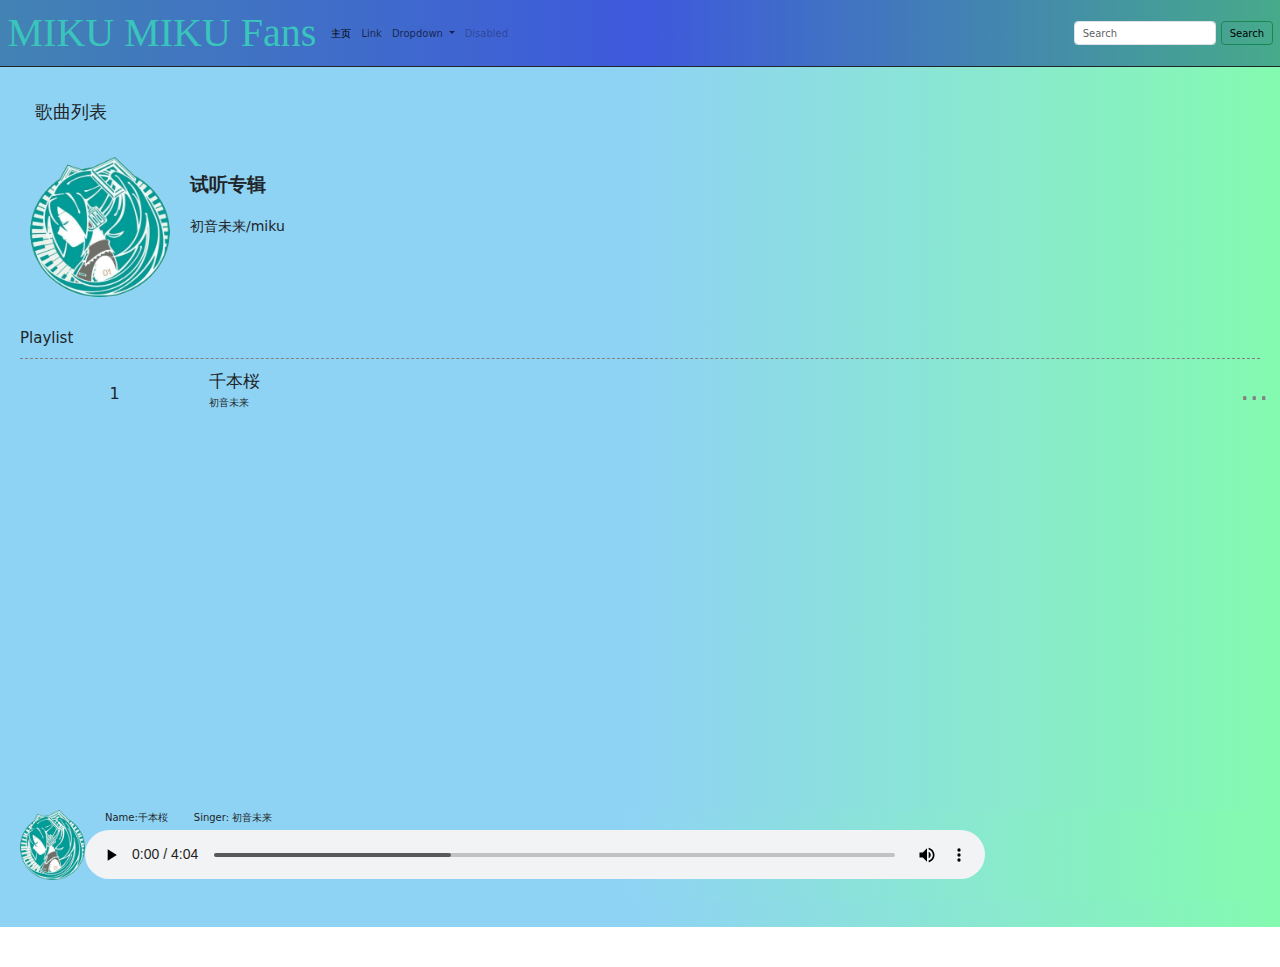
<file: music.html>
<!DOCTYPE html>
<html lang="en">
 
<head>
    <meta charset="UTF-8">
    <meta http-equiv="X-UA-Compatible" content="IE=edge">
    <meta name="viewport" content="width=device-width, initial-scale=1.0">
    <title>musicPlayer</title>
    <link rel="stylesheet" href="./css/music.css">
    <script src="./js/end-changed.js"></script>
	<link rel="stylesheet" href="./css/bootstrap.css">
    <link rel="stylesheet" href="./css/font.scss">
    <script src="./js/jquery-3.7.1.min.js"></script>
    <script src="./js/tiele-changed.js"></script>
    <script src="./js/cardcolor-changed.js"></script>
</head>
 
<body>
    <div class="d1">
        <nav class="navbar navbar-expand-lg bg-body-tertiary" style="padding: 0; border-style: none none solid; border-width: thin;">
          <div class="container-fluid titlecolor-changed">
            <a class="navbar-brand" href="#" style="font-family:Rough Battle;font-size: 40px;color: #39C5BB; ">MIKU MIKU Fans</a>
            <button class="navbar-toggler" type="button" data-bs-toggle="collapse" data-bs-target="#navbarSupportedContent" aria-controls="navbarSupportedContent" aria-expanded="false" aria-label="Toggle navigation">
              <span class="navbar-toggler-icon"></span>
            </button>
            <div class="collapse navbar-collapse" id="navbarSupportedContent">
              <ul class="navbar-nav me-auto mb-2 mb-lg-0">
                <li class="nav-item">
                  <a class="nav-link active" aria-current="page" href="#">主页</a>
                </li>
                <li class="nav-item">
                  <a class="nav-link" href="#">Link</a>
                </li>
                <li class="nav-item dropdown">
                  <a class="nav-link dropdown-toggle" href="#" role="button" data-bs-toggle="dropdown" aria-expanded="false">
                    Dropdown
                  </a>
                  <ul class="dropdown-menu">
                    <li><a class="dropdown-item" href="#">Action</a></li>
                    <li><a class="dropdown-item" href="#">Another action</a></li>
                    <li><hr class="dropdown-divider"></li>
                    <li><a class="dropdown-item" href="#">Something else here</a></li>
                  </ul>
                </li>
                <li class="nav-item">
                  <a class="nav-link disabled">Disabled</a>
                </li>
              </ul>
              <form class="d-flex" role="search">
                <input class="form-control me-2" type="search" placeholder="Search" aria-label="Search">
                <button class="btn btn-outline-success" type="submit" style="color: black;">Search</button>
              </form>
            </div>
          </div>
        </nav>
    </div>
    <div class="page ">
        <div class="header cardcolor-changed" style="width: 100%;">歌曲列表</div>
        <div class="player cardcolor-changed">
            <div class="left-img">
                <img src="./img/miku头像.png" alt="">
            </div>
            <div class="right-title">
                <p class="right-title-name">试听专辑</p>
                <p class="right-title-band">初音未来/miku</p>
            </div>
        </div>
        <div class="musiclist cardcolor-changed"  style="overflow: hidden;height: 600px; width: 100%;">
            <div class="playlist">
                <div class="playlist-left">Playlist</div>
                <div class="playlist-right"></div>
 
            </div>
            <div class="songlist">
                <ul>
                    <li class="song song1">
                        <div class="num">
                            <p>1</p>
                        </div>
                        <div class="song-right">
                            <div class="song-songname" style="font-size:1.7rem;">千本桜
                            </div>
                            <div class="song-songsinger">初音未来</div>
                            
                        </div>
                        <div class="dot">...</div>
                    </li>
                    
                </ul>
            </div>
        </div>
        <div class="bottom cardcolor-changed" style="width: 98%;">
            
                <div style="padding-left: 20px; padding-bottom: 20px;" >
                    <img style="height: 100%;" src="./img/miku头像.png" alt="">
                </div>
                <div class="bottom-middle">
                    <span class="name">Name:千本桜&nbsp;&nbsp;&nbsp;&nbsp;</span>
                    <span class="singer">Singer: 初音未来&nbsp;&nbsp;&nbsp;&nbsp;</span>
                    <audio id="audio" style="width: 900px;" src="./music/【4K超高清】千本桜原版MV__feat_初音ミク..395437261.aac" controls></audio>
                </div>
        </div>
    </div>
    <script src="./js/bootstrap.bundle.js"></script>
</body>
 
</html>
</file>
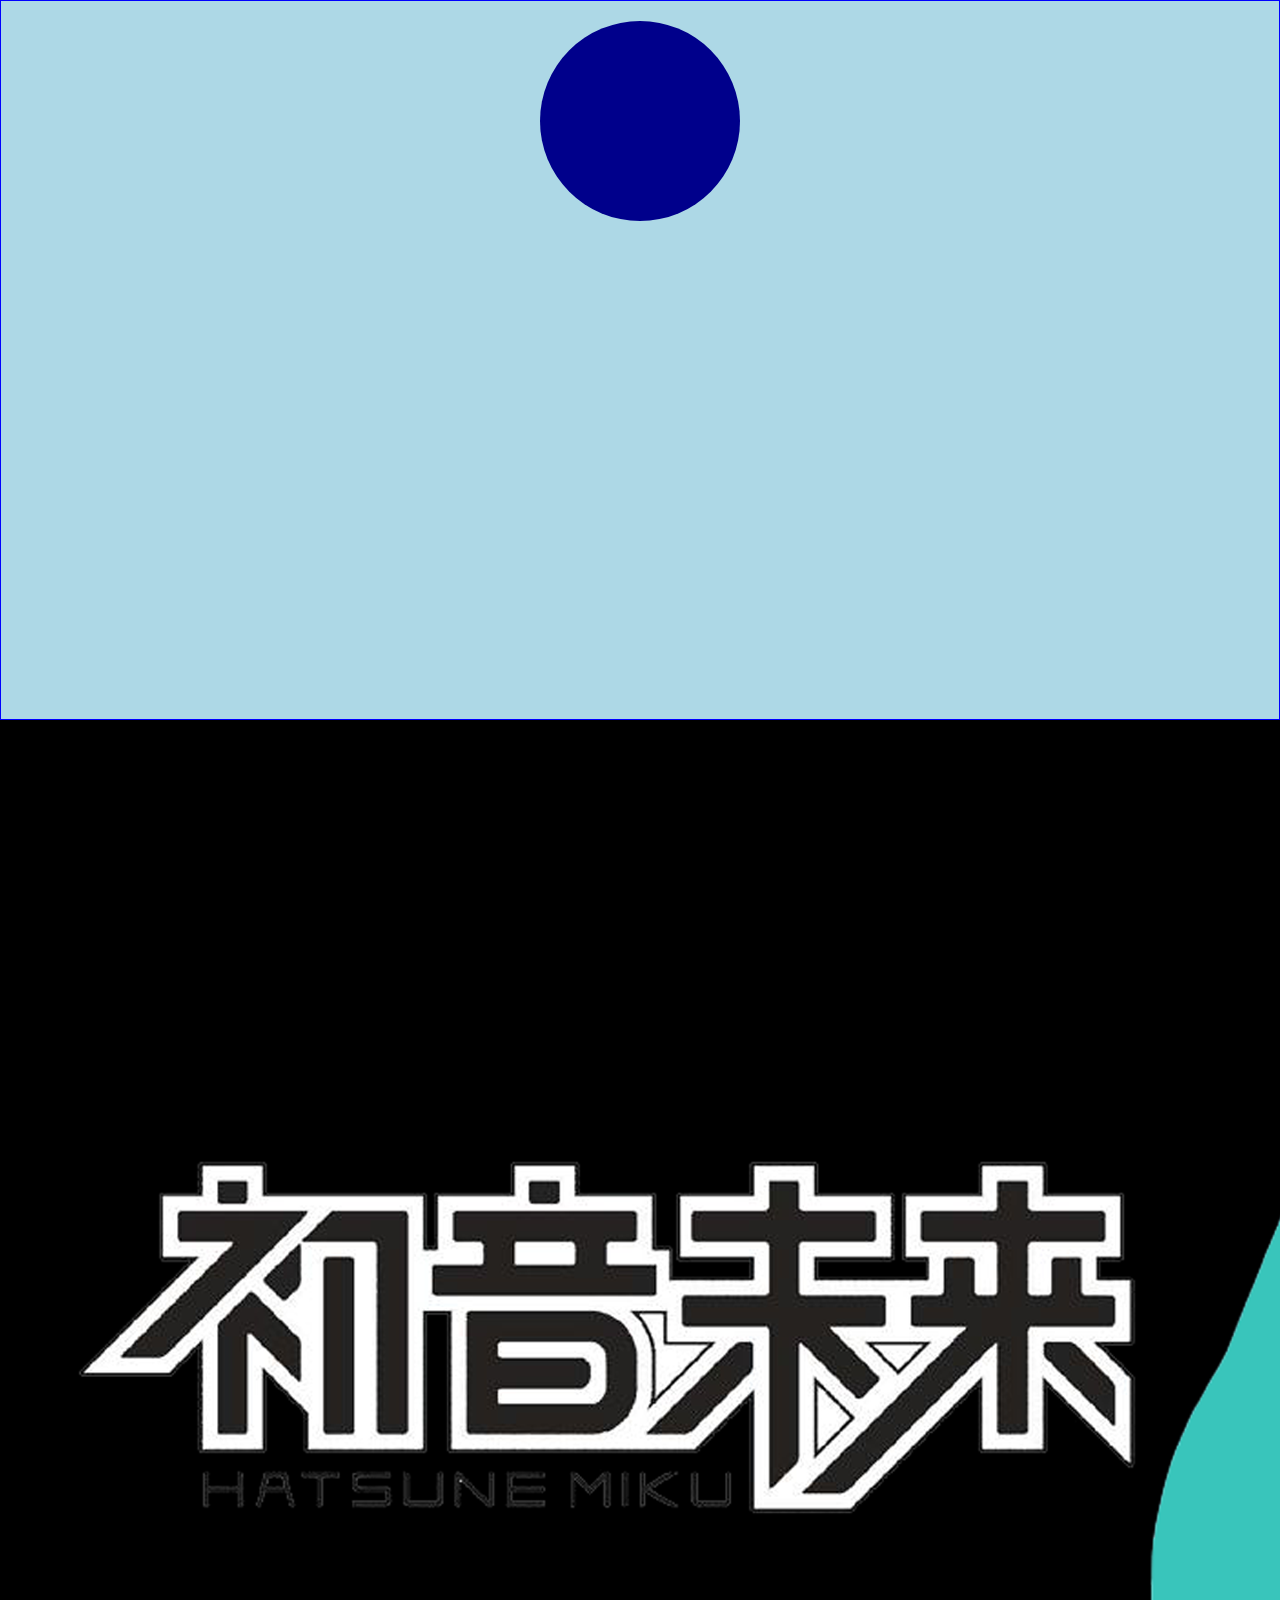
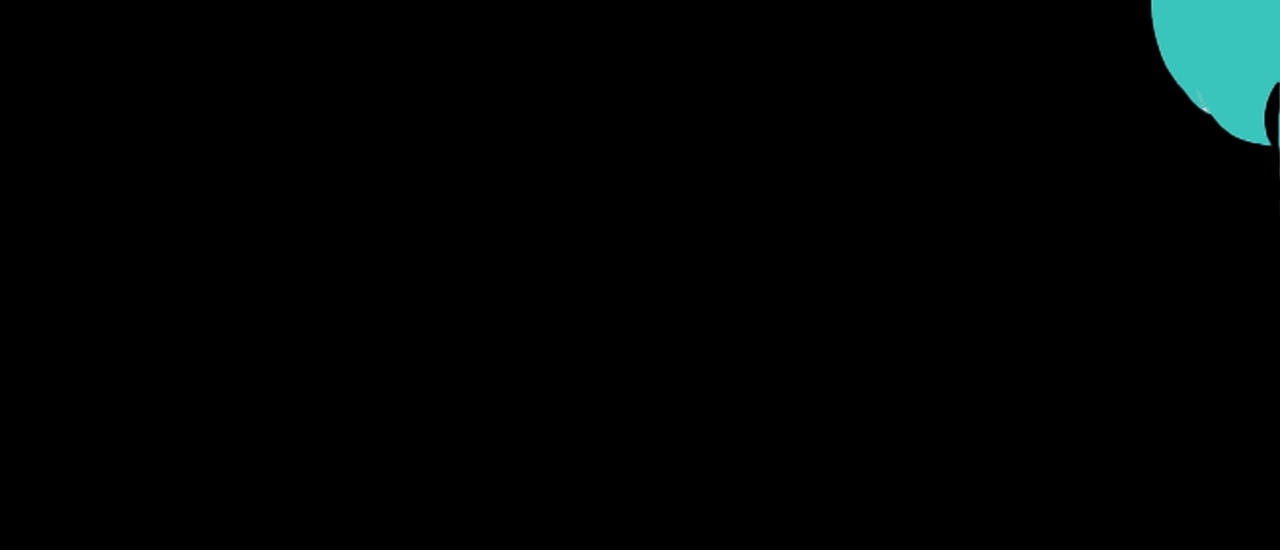
<file: test.html>
<!DOCTYPE html>
<html>
	<head>
		<meta charset="utf-8">
		<title></title>
		
		<script src="./js/anime.min.js"></script>
		
		
		
		<script type="text/javascript">
			
			var bouncingBall = anime({
				targets: '.ball',
				translateY: '50vh',
				duration: 300,
				loop: true,
				direction: 'alternate',
				easing: 'easeInCubic',
				scaleX: {
					value: 1.05,
					duration: 150,
					delay: 268
				}
			});
		</script>
		<style type="text/css">
			* {
				box-sizing: border-box;
			}
			body {
				margin: 0;
				padding: 0;
				overflow: hidden;
				background-color: black;
			}
			.wrapper {
				height: 80vh;
				width: 100%;
				margin: 0;
				padding: 0;
				position: relative;
				overflow: hidden;
				border: 1px solid blue;
				background-color: lightblue;
				color: #444;
			}
			
			.ball {
				height: 200px;
				width: 200px;
				position: absolute;
				top: 20px;
				bottom: 0;
				left: calc(50% - 100px);
				background-color: darkblue;
				border-radius: 50%;
			}
		</style>
	</head>
	<body>
		<section class="wrapper">
			<div class="ball"></div>
		</section>
	</body>
</html>
<div class="dj-3-1" style="border-style:  none solid solid; width: 30%; height: 100%; border-width: thin;">
				
				<img src="./img/未标题-2.png" alt="" style="height: 40%; margin: 100px auto;">
			</div>
			<div class="dj-3-2" style="width: 70%;height: 100%; border-style:  none solid solid; border-width: thin;">
				<p style="margin: 30px; font-family: ;">初音未来（はつね みく，Hatsune Miku），是2007年8月31日由Crypton Future Media以雅马哈的 Vocaloid 系列语音合成程序为基础开发的音源库，音源数据资料采样于日本声优藤田咲。
2010年4月30日，发布初音未来6种不同声调的版本“初音未来Append”。2013年8月31日，初音未来英文版本同VOCALOID3一并发行。此外，初音未来还担任日本音乐团体Sound Horizon的演唱与合唱。</p>
			</div>
</file>
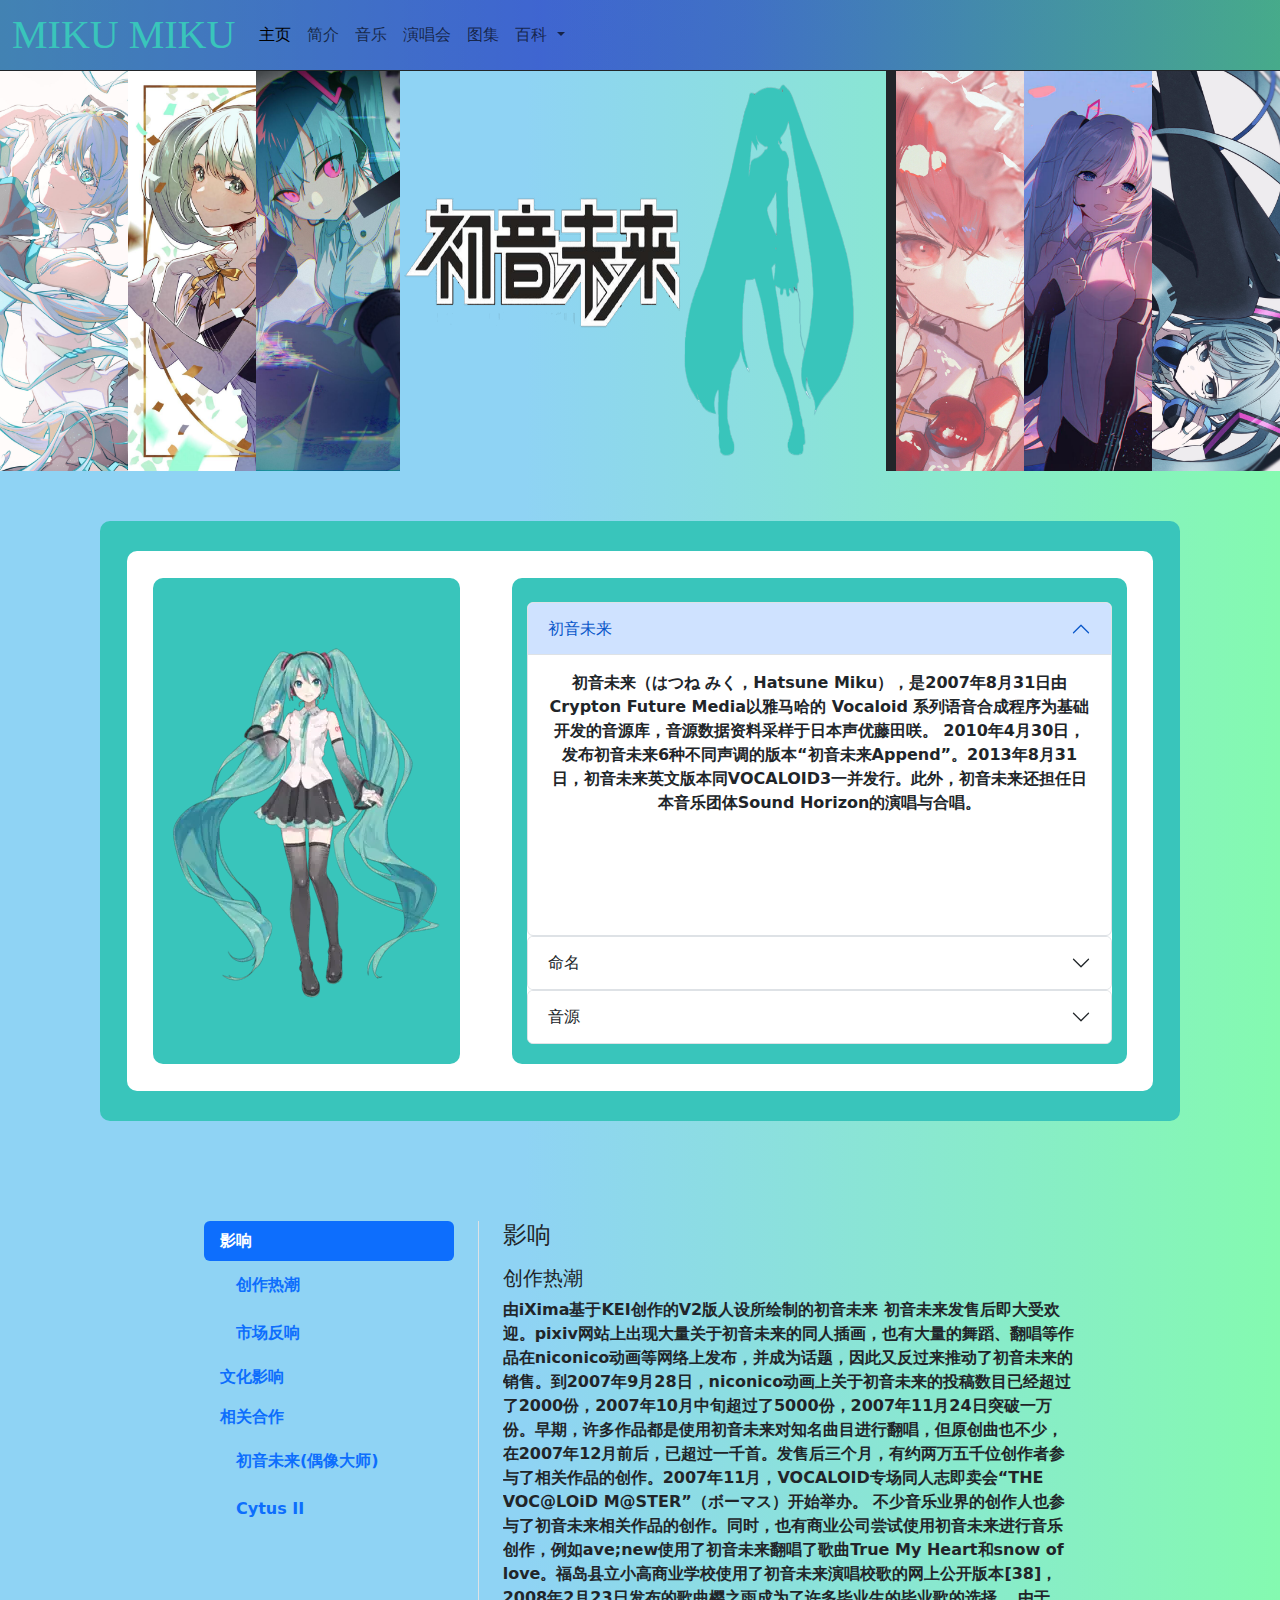
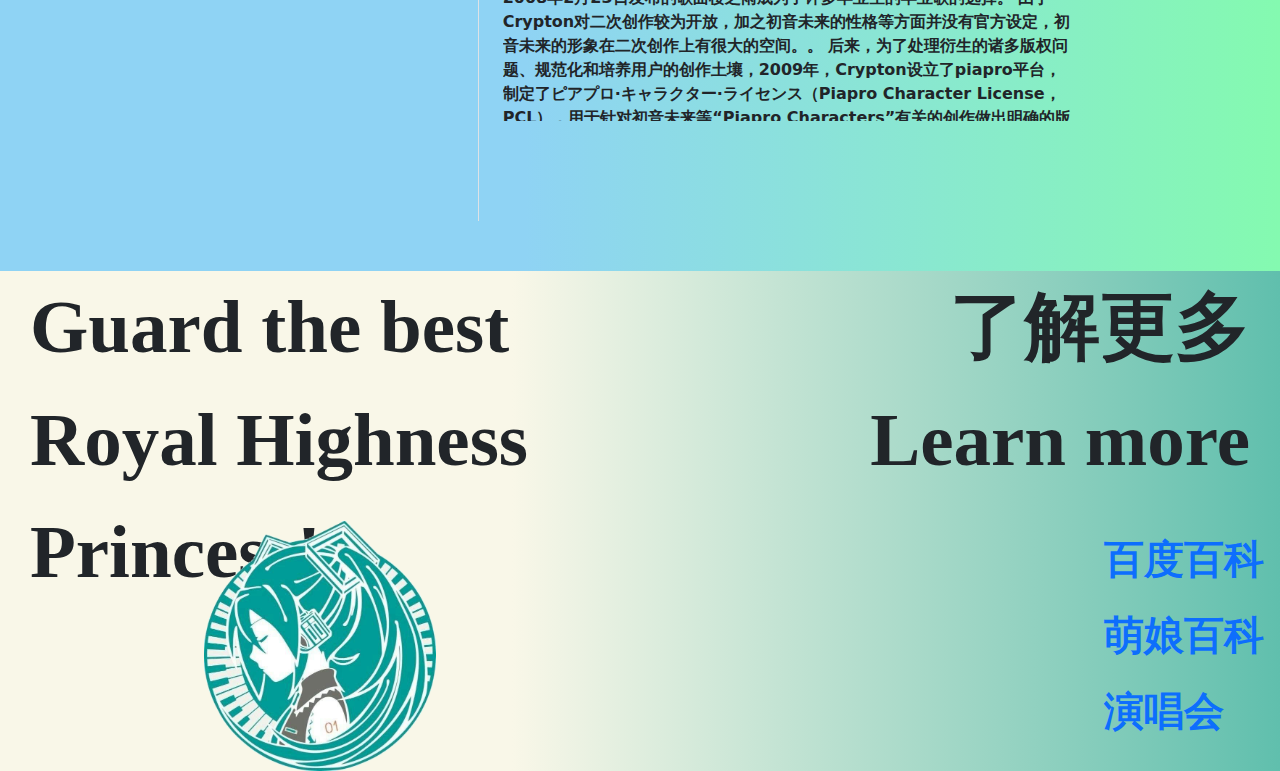
<file: 介绍.html>
<!DOCTYPE html>
<html>
	<head>
		<meta charset="utf-8">
		<title>简介</title>
		<script src="./js/jquery-3.7.1.min.js"></script>
		<script src="./js/tiele-changed.js"></script>
		<script src="./js/cardcolor-changed.js"></script>
		<script src="./js/end-changed.js"></script>
		<link rel="stylesheet" href="./css/font.scss">
		<style type="text/css">
			.dj-2-1{
				border-width: 10px;
			}
			.dj-2-2{
				border-width: 10px;
			}
			.dj-2-3{
				border-width: 10px;
			}
			.dj-2-4{
				border-width: 10px;
			}
			.dj-2-5{
				border-width: 10px;
			}
			.dj-2-6{
				border-width: 10px;
			}
			.dj-2-7{
				border-width: 10px;
			}
			.dj-4{
				display: flex;
			}
		</style>
		<link rel="stylesheet" href="./css/bootstrap.css">
	</head>
	<body>
		<div class="dj-1">
			<nav class="navbar navbar-expand-lg bg-body-tertiary" style="padding: 0; border-style: none none solid; border-width: thin;">
			  <div class="container-fluid titlecolor-changed">
			    <a class="navbar-brand" href="./index.html" style="font-family:Rough Battle;font-size: 40px;color: #39C5BB; ">MIKU MIKU</a>
			    <button class="navbar-toggler" type="button" data-bs-toggle="collapse" data-bs-target="#navbarSupportedContent" aria-controls="navbarSupportedContent" aria-expanded="false" aria-label="Toggle navigation">
			      <span class="navbar-toggler-icon"></span>
			    </button>
			    <div class="collapse navbar-collapse" id="navbarSupportedContent">
					<ul class="navbar-nav me-auto mb-2 mb-lg-0">
					  <li class="nav-item">
						<a class="nav-link active" aria-current="page" href="./index.html">主页</a>
					  </li>
					  <li class="nav-item">
						<a class="nav-link" href="./介绍.html">简介</a>
					  </li>
					  <li class="nav-item">
						  <a class="nav-link" href="./music.html">音乐</a>
						</li>
						<li class="nav-item">
						  <a class="nav-link" href="./演唱会.html">演唱会</a>
						</li>
						<li class="nav-item">
						  <a class="nav-link" href="./图集.html">图集</a>
						</li>
					  <li class="nav-item dropdown">
						<a class="nav-link dropdown-toggle" href="#" role="button" data-bs-toggle="dropdown" aria-expanded="false">
						  百科
						</a>
						<ul class="dropdown-menu">
						  <li><a class="dropdown-item" href="https://baike.baidu.com/item/%E5%88%9D%E9%9F%B3%E6%9C%AA%E6%9D%A5/8231955">百度百科</a></li>
						  <li><a class="dropdown-item" href="https://mzh.moegirl.org.cn/%E5%88%9D%E9%9F%B3%E6%9C%AA%E6%9D%A5">萌娘百科</a></li>
						  <li><hr class="dropdown-divider"></li>
						  <li><a class="dropdown-item" href="./index.html">返回主页</a></li>
						</ul>
					  </li>
					  
					</ul>
				   
				  </div>
			  </div>
			</nav>
		</div>
		<div class="dj-2 cardcolor-changed" style="display: flex;height: 400px;">
			<div class="dj-2-1" style="width: 10%;height: 100%;border-style: none solid none none; ">
				<img src="./img/miku细长1.png" alt="" style="height: 100%;">
			</div>
			<div class="dj-2-2" style="width: 10%;height: 100%; border-style: none solid none none;">
				<img src="./img/miku细长2.png" alt="" style="height: 100%;">
			</div>
			<div class="dj-2-3" style="width: 10%;height: 100%; border-style: none solid none none;">
				<img src="./img/miku细长3.png" alt="" style="height: 100%;">
			</div>
			<div class="dj-2-4" style="width: 40%;height: 100%; border-style: none solid none none; text-align: center;">
				<img src="./img/miku主图片.png" alt="" class="img-fluid" style="height: 100%;">
			</div>
			<div class="dj-2-5" style="width: 10%;height: 100%; border-style: none solid none none;">
				<img src="./img/miku细长4.png" alt="" style="height: 100%;">
			</div>
			<div class="dj-2-6" style="width: 10%;height: 100%; border-style: none solid none none;">
				<img src="./img/miku细长5.png" alt="" style="height: 100%;">
			</div>
			<div class="dj-2-7" style="width: 10%;height: 100%; border-style: none none none none;">
				<img src="./img/miku细长6.png" alt="" style="height: 100%;">
			</div>
		</div>
		<div class="dj-3 cardcolor-changed" style="height: 700px;width: 100%; display: flex;">
			
		
			<div class="dj-3-1" style="height: 600px;  background-color: #39C5BB;margin: 50px 100px 50px; display: flex; border-radius: 10px;">
				<div class="" style="border-radius: 10px; width: 95%; height: 90%; background-color: white; margin: 30px auto; display: flex;">
					<div class="dj-3-1-1" style="height: 90%;width: 30%; border-radius: 10px; background-color: #39C5BB; margin: 27px auto;">
						<div class="" style=" margin: 50px auto; text-align: center;">
							<img src="./img/miku人物.webp" alt="" style="margin: 0 auto;">
						</div>
					</div>
					<div class="dj-3-1-2" style="height: 90%; width: 60%; border-radius: 10px; background-color: #39C5BB; margin: 27px auto">
						<div class="" style="margin: 24px auto; text-align: center;background-color: white;height: 90%;width: 95%; border-radius: 10px">
							<div class="accordion" id="accordionExample">
							  <div class="accordion-item">
							    <h2 class="accordion-header" id="headingOne">
							      <button class="accordion-button" type="button" data-bs-toggle="collapse" data-bs-target="#collapseOne" aria-expanded="true" aria-controls="collapseOne">
							        初音未来
							      </button>
							    </h2>
							    <div id="collapseOne" class="accordion-collapse collapse show" aria-labelledby="headingOne" data-bs-parent="#accordionExample" style="height: 280px;">
							      <div class="accordion-body" style="height: 280px;">
							        <strong>初音未来（はつね みく，Hatsune Miku），是2007年8月31日由Crypton Future Media以雅马哈的 Vocaloid 系列语音合成程序为基础开发的音源库，音源数据资料采样于日本声优藤田咲。
										2010年4月30日，发布初音未来6种不同声调的版本“初音未来Append”。2013年8月31日，初音未来英文版本同VOCALOID3一并发行。此外，初音未来还担任日本音乐团体Sound Horizon的演唱与合唱。
							      </div>
							    </div>
							  </div>
							  <div class="accordion-item">
							    <h2 class="accordion-header" id="headingTwo">
							      <button class="accordion-button collapsed" type="button" data-bs-toggle="collapse" data-bs-target="#collapseTwo" aria-expanded="false" aria-controls="collapseTwo">
							        命名
							      </button>
							    </h2>
							    <div id="collapseTwo" class="accordion-collapse collapse" aria-labelledby="headingTwo" data-bs-parent="#accordionExample" style="height: 280px;">
							      <div class="accordion-body" style="height: 280px;">
							        <strong>早在2007年6月30日或之前，初音未来的形象就已经公开，但是当时并没有姓氏，而是称呼为“ミク”。2007年7月12日，公开了姓氏“初音”和名字“ミク”的汉字写法“未来”（“み”为“未”字的音读，“く”为“来”字的训读）。

										“初音”有“初次的声音”（日语：初めての音）的意思，而这里的“声音”指的是歌声。同时，“初音”也象征着“出发点”，而“未来”象征着VOCALOID所代表的未来的音乐的可能性。“初音未来”也可以理解为“从未来传来的最初之声”。
										
										
							      </div>
							    </div>
							  </div>
							  <div class="accordion-item">
							    <h2 class="accordion-header" id="headingThree">
							      <button class="accordion-button collapsed" type="button" data-bs-toggle="collapse" data-bs-target="#collapseThree" aria-expanded="false" aria-controls="collapseThree">
							        音源
							      </button>
							    </h2>
							    <div id="collapseThree" class="accordion-collapse collapse" aria-labelledby="headingThree" data-bs-parent="#accordionExample" style="height: 280px;">
							      <div class="accordion-body" style="height: 280px;">
							        <strong>初音未来（V2）的音源样本由声优藤田咲提供。这一选择是在考虑过近五百份声音样本后作出的，因为藤田咲的声音“清楚而可爱”（分かりやすくかわいらしかった）。在录音时，藤田咲以“可爱的偶像声线”进行录音，共花费两天时间，每天三小时，录音内容是无意义的罗马字组合（声库录音表）。音源制作的演示乐曲让藤田咲十分惊喜，认为十分可爱。实际上，音源合成输出的声音与藤田咲本人的声音并不相似。真·魔改 虽然藤田咲本人还是能勉强模仿出来的（这一点在后来奠定了初音未来歌声的“角色性”，致使Crypton团队在之后的新版本初音未来声库制作过程中，都会投入大量时间和精力去适应新版引擎的合成细节变化，尝试保持V2声库的原始声音特质）。

										初音未来Append（V2）、V3、V3 English、V4X、V4 English、V4 中文版、NT等声库也均由藤田咲提供声音。
										
										
							      </div>
							    </div>
							  </div>
							</div>
						</div>
					</div>
				</div>
				
			</div>
		</div>
		<div class="dj-4 cardcolor-changed" style="width: 100%; height: 700px; margin: 0; ">
			<div  style="margin: 50px auto ;height: 600px;width: 100%;">
				<div class="row" style="width: 70%;height: 600px;margin: 0 auto; " >
					<div class="col-4">
					  <nav id="navbar-example3" class="h-100 flex-column align-items-stretch pe-4 border-end">
						<nav class="nav nav-pills flex-column">
						  <a class="nav-link" href="#item-1">影响</a>
						  <nav class="nav nav-pills flex-column">
							<a class="nav-link ms-3 my-1" href="#item-1-1">创作热潮</a>
							<a class="nav-link ms-3 my-1" href="#item-1-2">市场反响</a>
						  </nav>
						  <a class="nav-link" href="#item-2">文化影响</a>
						  <a class="nav-link" href="#item-3">相关合作</a>
						  <nav class="nav nav-pills flex-column">
							<a class="nav-link ms-3 my-1" href="#item-3-1">初音未来(偶像大师)</a>
							<a class="nav-link ms-3 my-1" href="#item-3-2">Cytus II</a>
						  </nav>
						</nav>
					  </nav>
					</div>
				  
					<div class="col-8" >
					  <div data-bs-spy="scroll" data-bs-target="#navbar-example3" data-bs-smooth-scroll="true" class="scrollspy-example-2" tabindex="0" style="overflow: auto; width: 100%; height: 500px;">
						<div id="item-1">
						  <h4>影响</h4>
						  <p>

							
							
							</p>
						</div>
						<div id="item-1-1">
						  <h5>创作热潮</h5>
						  <p>

							由iXima基于KEI创作的V2版人设所绘制的初音未来
							初音未来发售后即大受欢迎。pixiv网站上出现大量关于初音未来的同人插画，也有大量的舞蹈、翻唱等作品在niconico动画等网络上发布，并成为话题，因此又反过来推动了初音未来的销售。到2007年9月28日，niconico动画上关于初音未来的投稿数目已经超过了2000份，2007年10月中旬超过了5000份，2007年11月24日突破一万份。早期，许多作品都是使用初音未来对知名曲目进行翻唱，但原创曲也不少，在2007年12月前后，已超过一千首。发售后三个月，有约两万五千位创作者参与了相关作品的创作。2007年11月，VOCALOID专场同人志即卖会“THE VOC@LOiD M@STER”（ボーマス）开始举办。
							
							不少音乐业界的创作人也参与了初音未来相关作品的创作。同时，也有商业公司尝试使用初音未来进行音乐创作，例如ave;new使用了初音未来翻唱了歌曲True My Heart和snow of love。福岛县立小高商业学校使用了初音未来演唱校歌的网上公开版本[38]，2008年2月23日发布的歌曲樱之雨成为了许多毕业生的毕业歌的选择。
							
							由于Crypton对二次创作较为开放，加之初音未来的性格等方面并没有官方设定，初音未来的形象在二次创作上有很大的空间。。
							
							后来，为了处理衍生的诸多版权问题、规范化和培养用户的创作土壤，2009年，Crypton设立了piapro平台，制定了ピアプロ·キャラクター·ライセンス（Piapro Character License，PCL），用于针对初音未来等“Piapro Characters”有关的创作做出明确的版权界定，并提供了使用Piapro Characters创作的总体规定和具体情况下的指导，即“角色使用指南”（キャラクター利用のガイドライン）。
							
							在Miku官方2014年末正式引入前，在中国大陆地区就已经拥有高质量的创作者和大量的粉丝，更是有猫鱼竹轮子、Rellakinoko等优秀插画作者的作品登上日本官方活动。后来，更有西名、梨伊荼、木舞、枫叶、三目YYB等作者的作品登上日本官方活动舞台、在日本和全球商品化。2017年，Crypton独家授权的中国大陆地区初音未来官方投稿网站“poppro”于2017年8月31日正式上线。
							
							目前（2023年4月18日为止）十五首VOCALOID神话曲中，九首由初音未来独唱，一首由初音未来与GUMI演唱，一首由初音未来与巡音流歌演唱。其余四首中，两首由GUMI独唱，两首由IA独唱。
							
							至今（2022年8月18日为止），初音未来相关的二次创作插画、漫画等作品在pixiv二次创作作品中可排名至前五，而从2007年起到2020年为止，发布在niconico的VOCALOID歌曲（PV）数目中，初音未来歌曲以每年20000首（最高为2011年，可达30000首）原创歌曲高居VOCALOID投稿数目榜首。
							
							</p>
						</div>
						<div id="item-1-2">
						  <h5>市场反响</h5>
						  <p>初音未来发售早期销售情况
							2007年8月20日，初音未来的试听曲发布后大受好评，让初音未来的预定十分火爆，甚至超出了制作人员的预想。
							
							发售初期，初音未来的销售十分火爆。在2007年9月10日，就占有了约30.4%的日本音乐软件市场，是第二位的四倍。而一段时间后的市场占有率下降，也是由于镜音铃·连的发售。初音未来的销售火爆，也让Crypton的市场占有率在2007年9月从约6%跃升至33.9%。
							
							附赠了初音未来的十天试用版的杂志《DTM MAGAZINE》2007年11月号，也迅速售罄，许多书店在几个小时之内就销售完毕。由于杂志没有再版，这一月的杂志出现在了雅虎拍卖等网站上被加价倒卖，甚至出现了3倍价格成交的现象。
							
							到2008年1月，初音未来已经售出了约3万份。到2008年7月23日，则累计售出约4万份，并以一周约300份的速度继续售出。</p>
						</div>
						<div id="item-2">
						  <h4>文化影响</h4>
						  <p>
							2007年10月22日，“初音未来”被收录于日本Yahoo!字典之中[42]。2007年11月14日，“初音未来”和“みっくみく”（将……Miku掉）被收录于《现代用语的基础知识》[43]。
							
							2008年8月24日，初音未来获得第39回星云奖的自由部门奖[44]。在2008年10月进行的一项调查中，有60.6%的人表示认识初音未来[45]。日本政府向海外宣传日本的杂志《Highlighting JAPAN》也刊登过初音未来的信息[46]。
							
							2009年，初音未来作为嘉宾参演了Animelo Summer Live，这是初音未来的第一次大型演出，获得了热烈的反响[47]。
							
							2010年起，初音未来的衍生角色雪未来（Crypton“为冬日北海道应援”的企划）成为了札幌冰雪节的应援角色，并每年举办“SNOW MIKU”活动。
							
							2010年起，成为赛车队GOODSMILE RACING的形象大使。每一年官方都会推出不同的赛车未来形象。
							
							2011年10月17日至18日在美国麻省理工学院举办了学术研讨会，以VOCALOID、初音未来引发的社会现象为中心，就日本新文化研究和MMD及全息成像尖端技术展开讨论[48]
							
							2011年12月16日，初音未来出任Google Chrome日本的代言人，演绎了Google Chrome浏览器宣传影片，广告曲Tell Your World也成为了初音未来的名曲[49]。
							
							2014年4月6日，Lady Gaga宣布，她最喜欢的电子流行音乐明星初音未来，将会参加她的artRAVE:ARTPOP Ball巡回之旅。37场演出中，初音未来将会参加16场[50]，而这一联动也成为了初音未来当选《时代周刊》2014年年度最具影响力的虚拟人物第八位的重要理由[51]。同年，中央电视台在纪录片《互联网时代》中对初音未来进行了介绍，中国电视观众首次了解到何为虚拟歌手。[52]
							
							2014年5月28-29日，作为MIKU EXPO世界巡回演唱会系列的第一站，MIKU EXPO 2014 in INDONESIA在印度尼西亚的首都雅加达举行。
							
							2015年6月27-28日，初音未来2015演唱会（MIKU EXPO 2015 in Shanghai）在上海风云电竞馆圆满完成。这是初音未来在中国大陆的首次正式演唱会，意味着初音未来在中国的发展开始迈向更高的台阶。于2016年12月举办的MIKU EXPO 2016 China Tour in 上海·北京 两站巡演更是座无虚席。之后还以“未来有你”的名义在2017年、2018年、2019年连续举办中国多地线下演出，在2020年、2021年举办线上演出。
							
							2017年，雪未来成为亚洲冬季运动会的宣传大使[53]。
							
							2018年，初音未来成为东京150周年特别形象大使，并出席东京150周年特别纪念活动。[54]
							
							2019年，樱花未来成为日本弘前樱花祭的形象宣传大使[55]。因为新型冠状病毒肺炎的感染扩大，弘前樱花祭不得不取消，在Crypton的好意下，和弘前市的樱花未来有关的合约被特例延长到2021年。[56]
							
							2020年，初音未来确认就任“新冠对策拥护者”形象大使，将支援日本新冠疫情对抗政策。任期为2020年9月9日至2021年3月31日。[57]
							
							2021年7月23日开幕的东京2020奥运会上，日本花样游泳队在比赛中使用了以初音未来和Project SEKAI声优的声音作为人声部分的音乐进行表演。2021年9月5日举办的东京2020残奥会闭幕式上，由kz(livetune)参与作曲的一首背景音乐中，有初音未来参与和声（和声部分疑似完全由初音未来担当）。[58]
							
							2021年8月25日，日本就业信息网站Acaric宣布初音未来担任其临时CRO（首席研究官）。
							
							</p>
						</div>
						<div id="item-3">
						  <h4>相关合作</h4>
						  <p>
							偶像大师系列
							
							
							
							</p>
						</div>
						<div id="item-3-1">
						  <h5>初音未来(偶像大师)</h5>
						  <p>
							
							BanG Dream! 少女乐团派对！
							2018-2020年，BanG Dream手游先后三次和初音未来展开联动：BanG Dream企划下的七支乐队/声团在三年期间翻唱了7首VOCALOID名曲，这七首歌曲不仅在手游中作为可游玩曲目配信，而且还有短版和完整版两种不同的PV，短版PV可作为游戏内MV在游戏内作为打歌背景或直接观赏，而完整版MV则在联动活动举办期间在官方频道上限时开放；与此同时，官方还为每个乐队设计了以各自翻唱曲为主题的演唱会服装，供玩家在游戏内穿着使用。
							
							同时，由于2018年度的联动正值魔法未来2018活动，因此BanG Dream官方也在魔法未来2018的企划展中开设了专属摊位。
							实际上该联动是和Crypton Future Media官方共同举办的，被翻唱的名曲也不全是由初音未来原唱的。但提及相关联动时仍然按照BanG Dream官方的说法，即初音未来联动。
							由于和版权方中国代理（新创华）相关的问题，目前国服官方宣布在版权问题解决前暂时不会进行初音未来联动。
							展开三次联动中被翻唱的VOCALOID名曲
							2019年2月的雪未来2019活动中，BanG Dream企划下的女子乐队Poppin'Party和初音未来合作，并推出合作乐曲夜行性ハイズ；在第七十回札幌雪祭的会场中以全息投影的形式放送了香澄和初音ミク的合唱版。
							</p>
						</div>
						<div id="item-3-2">
						  <h5>Cytus II</h5>
						  <p>
							2019年4月1日，雷亚在Cytus II官方推特上发出了“NEKO和初音未来联动”的消息，但由于当天是愚人节，因此该消息被绝大多数玩家当成是愚人节玩笑。然而后来官方披露了带有“三九”字样的联动限定角色图标，说明当时提到的初音未来联动并不是愚人节假新闻。2019年5月30日，Cytus II更新2.3.9版本连这版本号都是教科书级数字梗，Miku作为独立角色曲包被加入到游戏中；同时，由于Cytus II自身具有独特的世界观，因此她在游戏中也拥有一套限定剧情。由于版权等原因，Miku曲包仅可在2020年5月31日前购买（目前已停止售卖），购买后可永久游玩。
							
							收录曲目列表详见Cytus II曲目列表中相关内容。</p>
						</div>
					  </div>
					</div>
				  </div>
			</div>
			
		</div>
		<div class="d7 end-changed" style="height: 500px; width: 100%; display: flex;">
			<div class="d7-1" style="height: 100%; width: 50%;">
				<div class="d7-1-1" style="height: 50%; width: 100%;"><p style="font-family: Sunshine ; font-size: 75px; margin-left: 30px;">Guard the best Royal Highness Princess!</p></div>
				<div class="d7-1-2" style="height: 50%; width: 100%; text-align: center;"><img src="./img/miku头像.png" alt="" style="height: 250px; "></div>
			</div>
			<div class="d7-2" style="height: 100%; width: 50%;">
				<div class="d7-2-1" style="height: 50%; width: 100%;">
					<p style="font-family: Microsoft Yahei ; font-size: 75px; text-align: right; margin-right: 30px;">了解更多<br>Learn more</p>
					
				</div>
				<div class="d7-2-2" style="height: 50%; width: 100%;">
					<ul class="nav flex-column" style="float: right; list-style-type: none;font-size: 40px;">
						<li class="nav-item" ><a class="nav-link active" href="https://baike.baidu.com/item/%E5%88%9D%E9%9F%B3%E6%9C%AA%E6%9D%A5/8231955">百度百科</a></li>
						<li class="nav-item" ><a class="nav-link active" href="https://mzh.moegirl.org.cn/%E5%88%9D%E9%9F%B3%E6%9C%AA%E6%9D%A5">萌娘百科</a></li>
						<li class="nav-item" ><a class="nav-link active" href="https://www.bilibili.com/bangumi/play/ss36257?spm_id_from=333.337.0.0">演唱会</a></li>
					</ul>
				</div>
			</div>
		</div>
		<script src="./js/bootstrap.bundle.js"></script>
	</body>
</html>
</file>
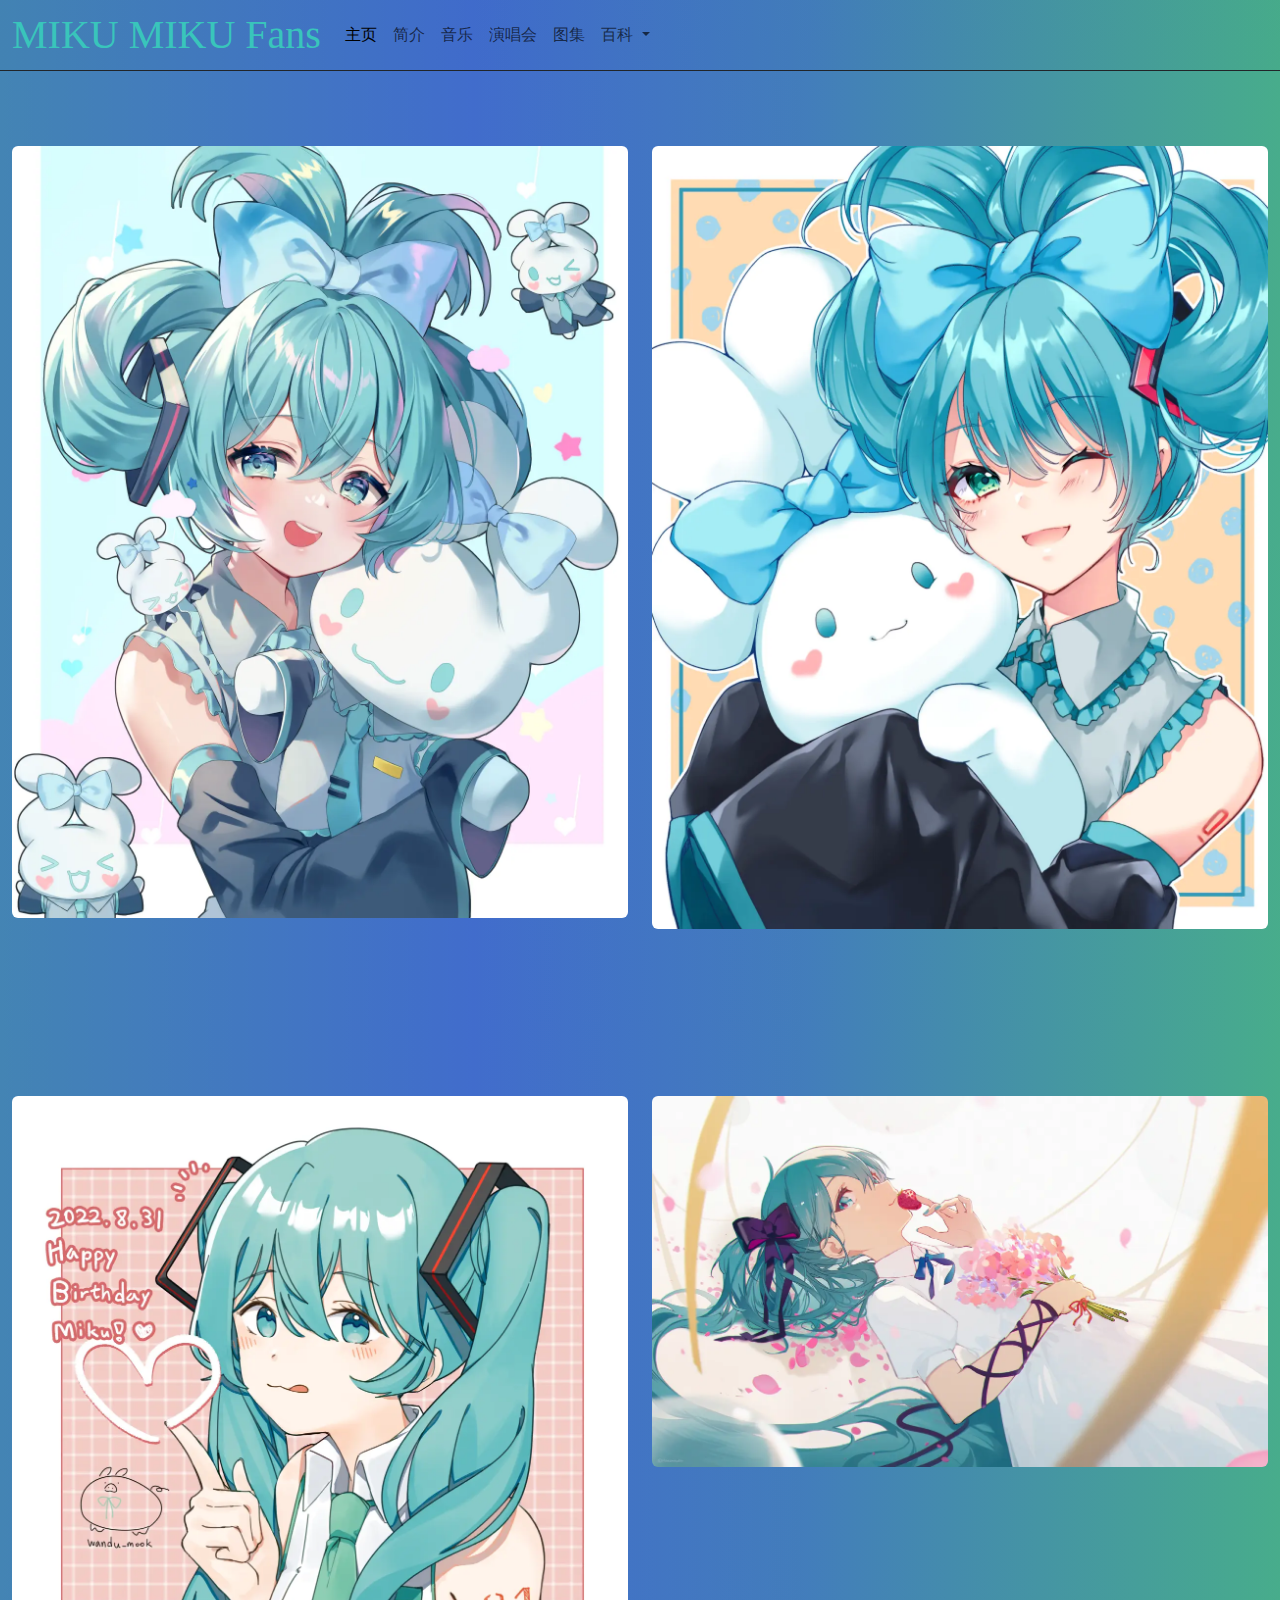
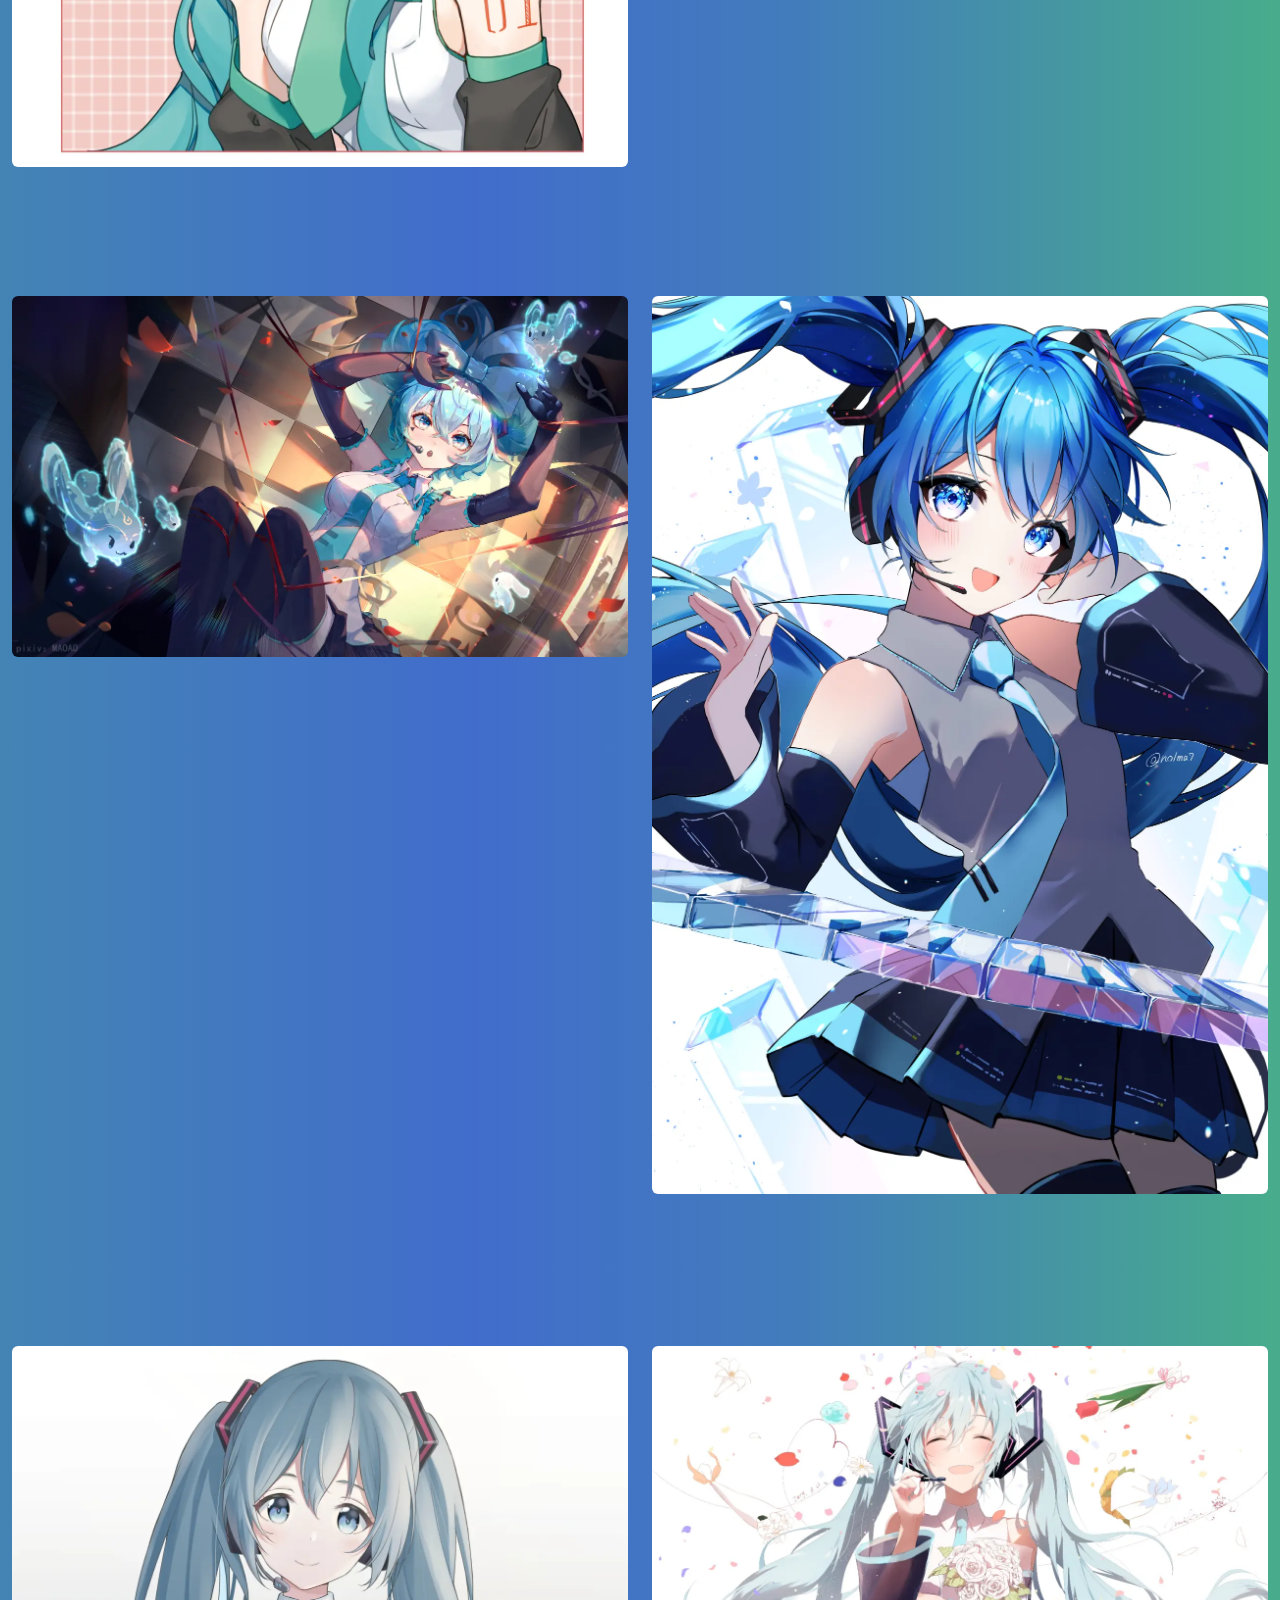
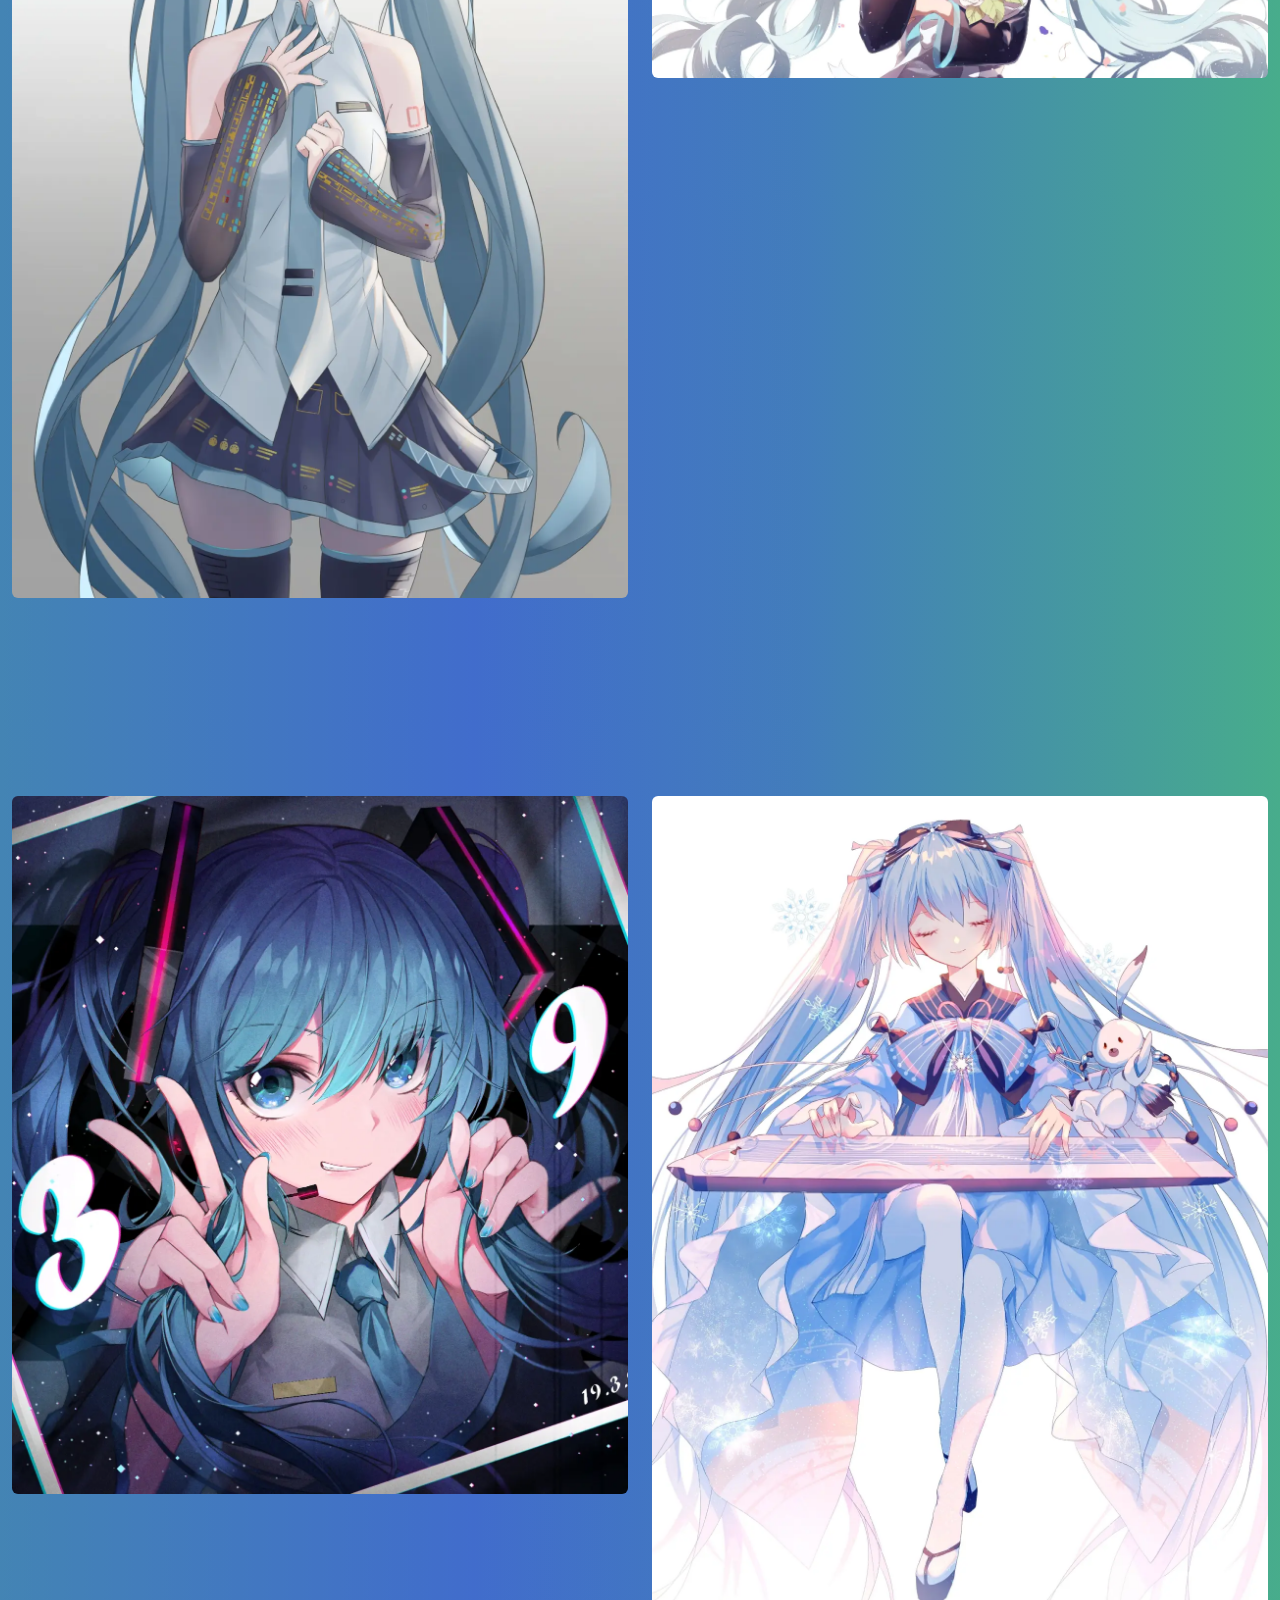
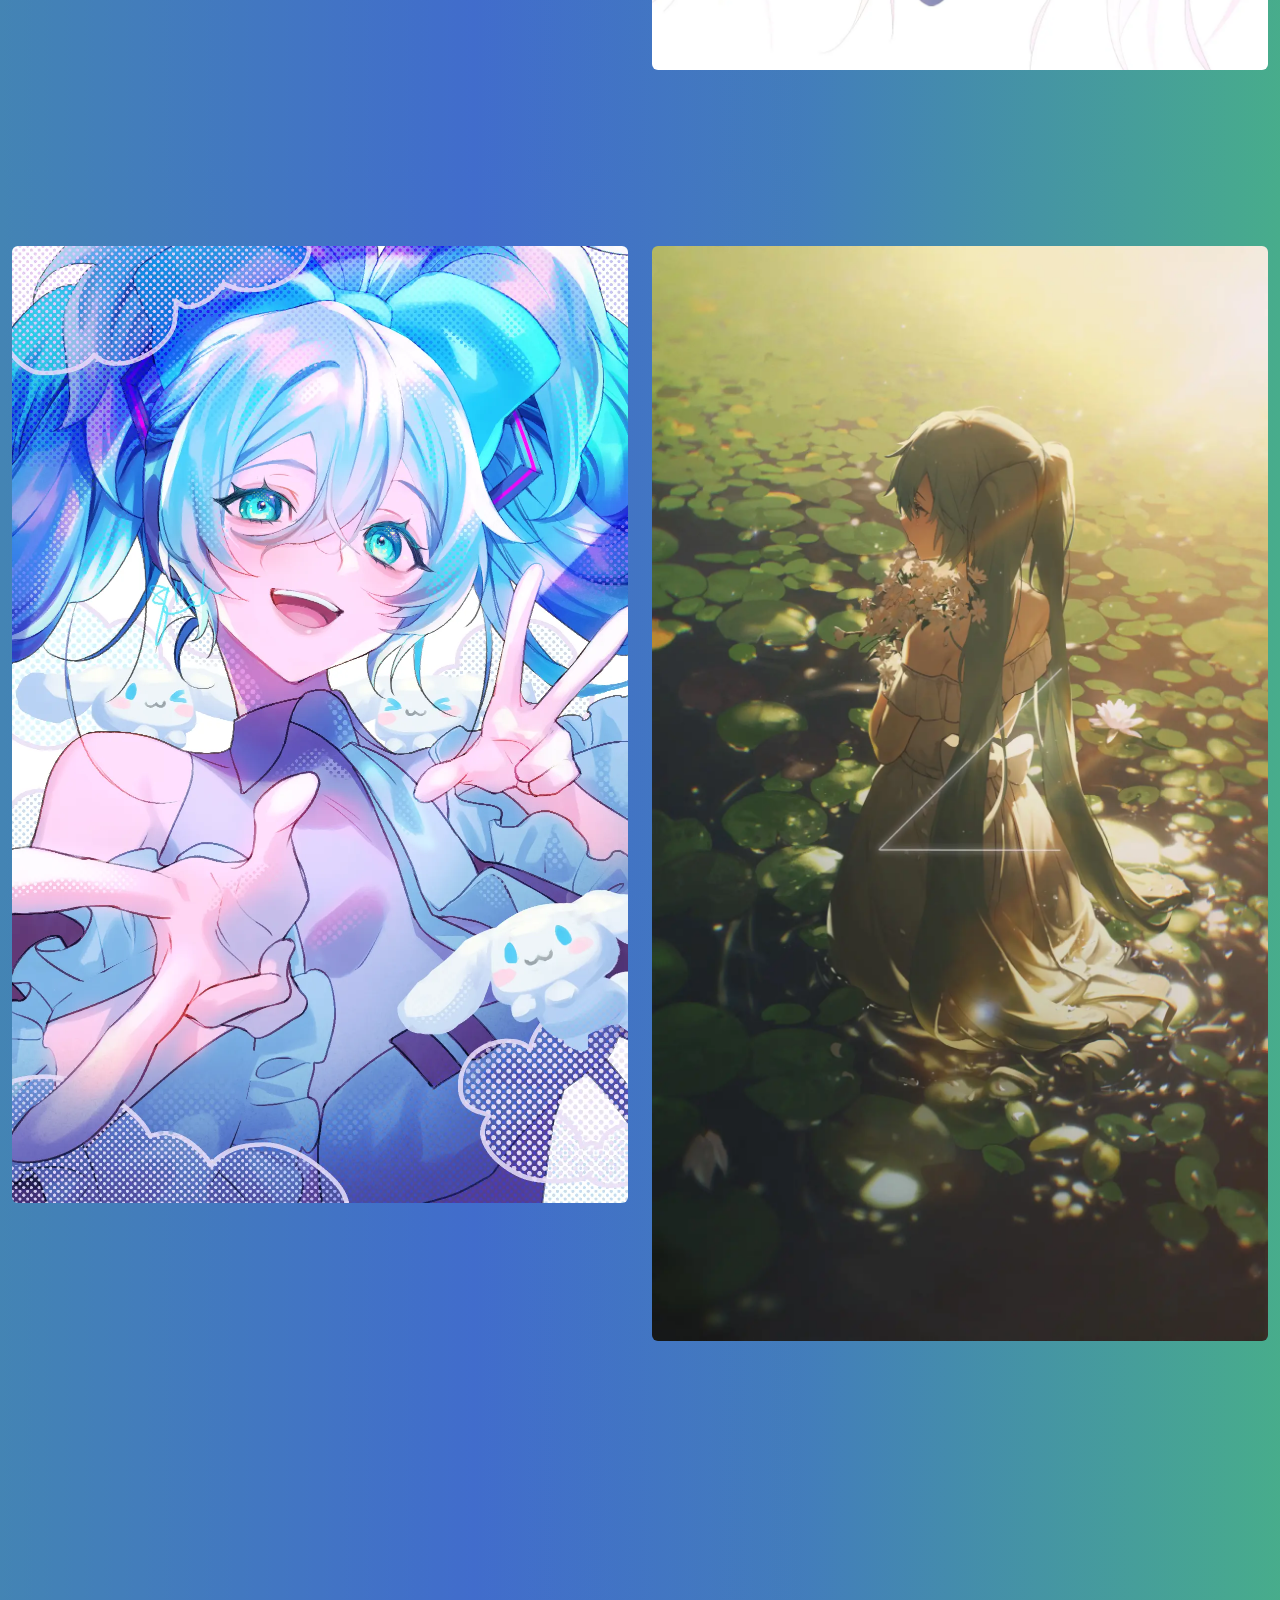
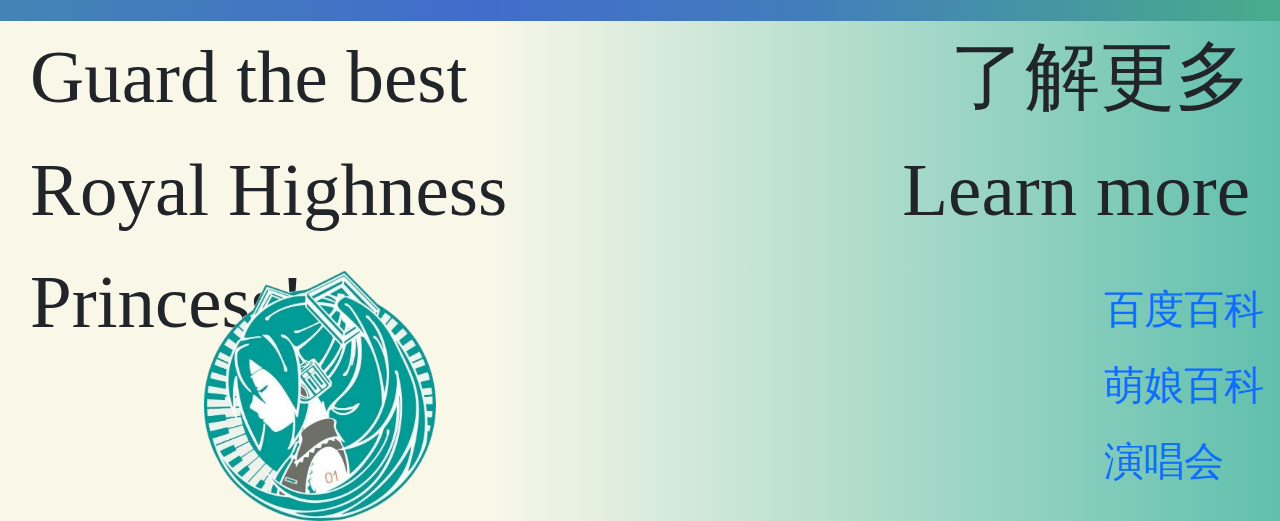
<file: 图集.html>
<!DOCTYPE html>
<html lang="en">
<head>
    <meta charset="UTF-8">
    <meta name="viewport" content="width=device-width, initial-scale=1.0">
    <title>图集</title>
    <link rel="stylesheet" href="./css/bootstrap.css">
    <script src="./js/jquery-3.7.1.min.js"></script>
    <script src="./js/cardcolor-changed.js"></script>
    <script src="./js/end-changed.js"></script>
    <script src="./js/tiele-changed.js"></script>
</head>
<body>
    <div class="d1">
        <nav class="navbar navbar-expand-lg bg-body-tertiary" style="padding: 0; border-style: none none solid; border-width: thin;">
          <div class="container-fluid titlecolor-changed">
            <a class="navbar-brand" href="#" style="font-family:Rough Battle;font-size: 40px;color: #39C5BB; ">MIKU MIKU Fans</a>
            <button class="navbar-toggler" type="button" data-bs-toggle="collapse" data-bs-target="#navbarSupportedContent" aria-controls="navbarSupportedContent" aria-expanded="false" aria-label="Toggle navigation">
              <span class="navbar-toggler-icon"></span>
            </button>
            <div class="collapse navbar-collapse" id="navbarSupportedContent">
                <ul class="navbar-nav me-auto mb-2 mb-lg-0">
                  <li class="nav-item">
                    <a class="nav-link active" aria-current="page" href="./index.html">主页</a>
                  </li>
                  <li class="nav-item">
                    <a class="nav-link" href="./介绍.html">简介</a>
                  </li>
                  <li class="nav-item">
                      <a class="nav-link" href="./music.html">音乐</a>
                    </li>
                    <li class="nav-item">
                      <a class="nav-link" href="./演唱会.html">演唱会</a>
                    </li>
                    <li class="nav-item">
                      <a class="nav-link" href="./图集.html">图集</a>
                    </li>
                  <li class="nav-item dropdown">
                    <a class="nav-link dropdown-toggle" href="#" role="button" data-bs-toggle="dropdown" aria-expanded="false">
                      百科
                    </a>
                    <ul class="dropdown-menu">
                      <li><a class="dropdown-item" href="https://baike.baidu.com/item/%E5%88%9D%E9%9F%B3%E6%9C%AA%E6%9D%A5/8231955">百度百科</a></li>
                      <li><a class="dropdown-item" href="https://mzh.moegirl.org.cn/%E5%88%9D%E9%9F%B3%E6%9C%AA%E6%9D%A5">萌娘百科</a></li>
                      <li><hr class="dropdown-divider"></li>
                      <li><a class="dropdown-item" href="./index.html">返回主页</a></li>
                    </ul>
                  </li>
                  
                </ul>
               
              </div>
          </div>
        </nav>
    </div>
    <div class="d4 titlecolor-changed row" style="height: 950px; width: 100%; display: flex; margin: 0; padding-top: 75px;">
        <div class="d4-p col">
            <figure class="figure">
              <img src="./img/miku图集 (1).webp" class="figure-img img-fluid rounded" alt="...">
              
            </figure>
        </div>
        <div class="d4-p col">
            <figure class="figure">
              <img src="./img/miku图集 (2).webp" class="figure-img img-fluid rounded" alt="...">
              
            </figure>
        </div>
        
    </div>
    <div class="d4 titlecolor-changed row" style="height: 800px; width: 100%; display: flex; margin: 0; padding-top: 75px;">
        <div class="d4-p col">
            <figure class="figure">
              <img src="./img/miku图集 (3).webp" class="figure-img img-fluid rounded" alt="...">
              
            </figure>
        </div>
        <div class="d4-p col">
            <figure class="figure">
              <img src="./img/miku图集 (4).webp" class="figure-img img-fluid rounded" alt="...">
              
            </figure>
        </div>
        
    </div>
    <div class="d4 titlecolor-changed row" style="height: 1050px; width: 100%; display: flex; margin: 0; padding-top: 75px;">
        <div class="d4-p col">
            <figure class="figure">
              <img src="./img/miku图集 (5).webp" class="figure-img img-fluid rounded" alt="...">
              
            </figure>
        </div>
        <div class="d4-p col">
            <figure class="figure">
              <img src="./img/miku图集 (6).webp" class="figure-img img-fluid rounded" alt="...">
              
            </figure>
        </div>
        
    </div>
    <div class="d4 titlecolor-changed row" style="height: 1050px; width: 100%; display: flex; margin: 0; padding-top: 75px;">
        <div class="d4-p col">
            <figure class="figure">
              <img src="./img/miku图集 (7).webp" class="figure-img img-fluid rounded" alt="...">
              
            </figure>
        </div>
        <div class="d4-p col">
            <figure class="figure">
              <img src="./img/miku图集 (8).webp" class="figure-img img-fluid rounded" alt="...">
              
            </figure>
        </div>
        
    </div>
    <div class="d4 titlecolor-changed row" style="height: 1050px; width: 100%; display: flex; margin: 0; padding-top: 75px;">
        <div class="d4-p col">
            <figure class="figure">
              <img src="./img/miku图集 (9).webp" class="figure-img img-fluid rounded" alt="...">
              
            </figure>
        </div>
        <div class="d4-p col">
            <figure class="figure">
              <img src="./img/miku图集 (10).webp" class="figure-img img-fluid rounded" alt="...">
              
            </figure>
        </div>
        
    </div>
    <div class="d4 titlecolor-changed row" style="height: 1450px; width: 100%; display: flex; margin: 0; padding-top: 75px;">
        <div class="d4-p col">
            <figure class="figure">
              <img src="./img/miku图集 (11).webp" class="figure-img img-fluid rounded" alt="...">
              
            </figure>
        </div>
        <div class="d4-p col">
            <figure class="figure">
              <img src="./img/miku图集 (12).webp" class="figure-img img-fluid rounded" alt="...">
              
            </figure>
        </div>
        
    </div>
    <div class="d7 end-changed" style="height: 500px; width: 100%; display: flex;">
        <div class="d7-1" style="height: 100%; width: 50%;">
            <div class="d7-1-1" style="height: 50%; width: 100%;"><p style="font-family: Sunshine ; font-size: 75px; margin-left: 30px;">Guard the best Royal Highness Princess!</p></div>
            <div class="d7-1-2" style="height: 50%; width: 100%; text-align: center;"><img src="./img/miku头像.png" alt="" style="height: 250px; "></div>
        </div>
        <div class="d7-2" style="height: 100%; width: 50%;">
            <div class="d7-2-1" style="height: 50%; width: 100%;">
                <p style="font-family: Microsoft Yahei ; font-size: 75px; text-align: right; margin-right: 30px;">了解更多<br>Learn more</p>
                
            </div>
            <div class="d7-2-2" style="height: 50%; width: 100%;">
                <ul class="nav flex-column" style="float: right; list-style-type: none;font-size: 40px;">
                    <li class="nav-item" ><a class="nav-link active" href="https://baike.baidu.com/item/%E5%88%9D%E9%9F%B3%E6%9C%AA%E6%9D%A5/8231955">百度百科</a></li>
                    <li class="nav-item" ><a class="nav-link active" href="https://mzh.moegirl.org.cn/%E5%88%9D%E9%9F%B3%E6%9C%AA%E6%9D%A5">萌娘百科</a></li>
                    <li class="nav-item" ><a class="nav-link active" href="https://www.bilibili.com/bangumi/play/ss36257?spm_id_from=333.337.0.0">演唱会</a></li>
                </ul>
            </div>
        </div>
    </div>
    <script src="./js/bootstrap.bundle.js"></script>
</body>
</html>
</file>
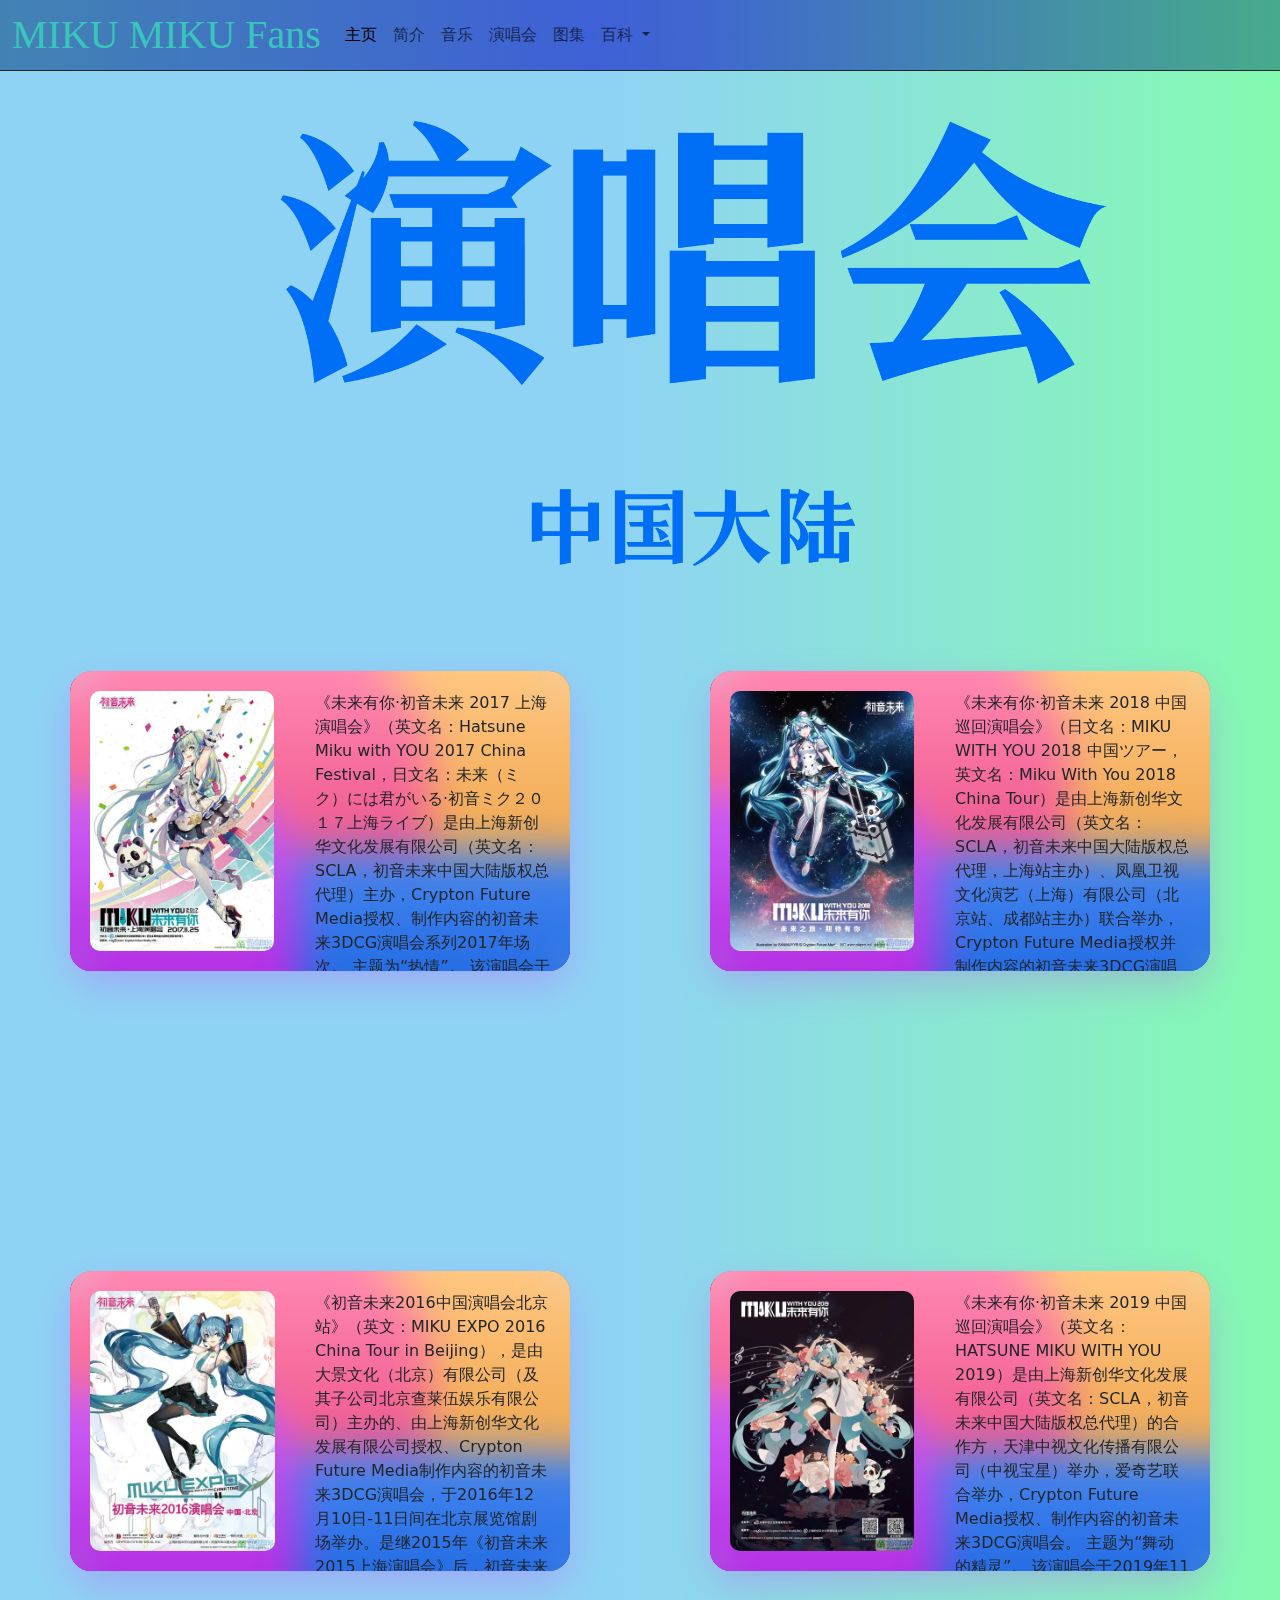
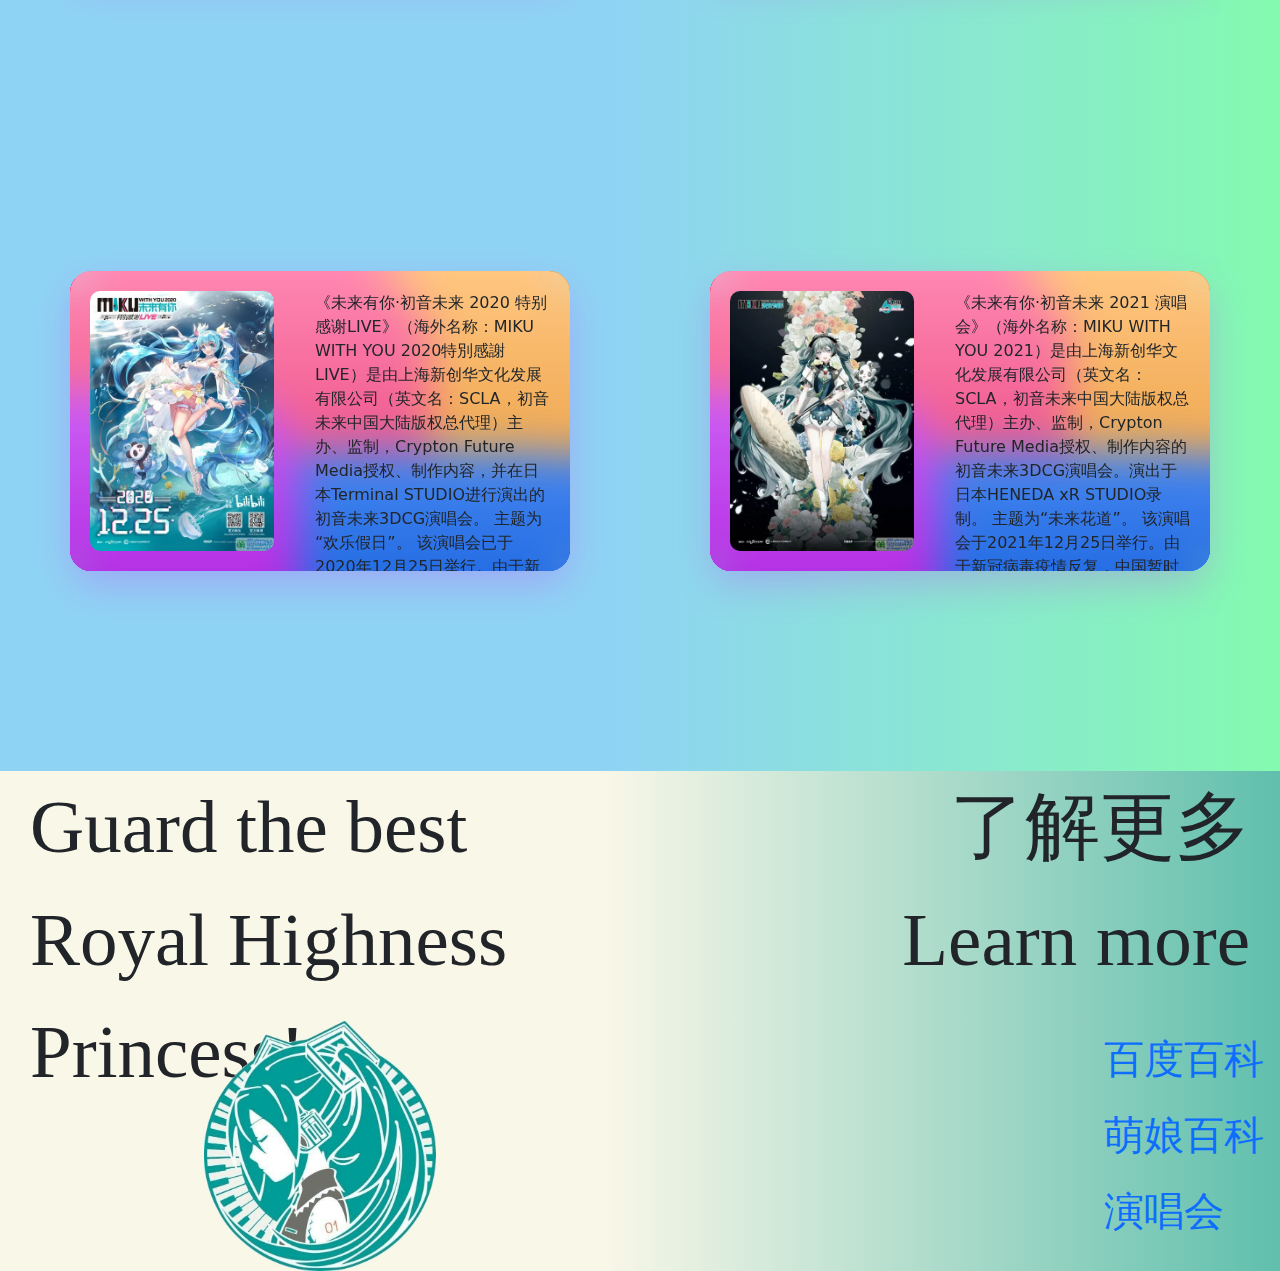
<file: 演唱会.html>
<!DOCTYPE html>
<html>
<head>
    <meta charset="UTF-8">
    
    <title>演唱会</title>
    <link rel="stylesheet" href="./css/bootstrap.css">
    <script src="./js/jquery-3.7.1.min.js"></script>
    <script src="./js/cardcolor-changed.js"></script>
    <script src="./js/end-changed.js"></script>
    <script src="./js/tiele-changed.js"></script>
    <style type="text/css">
            
        .card1 {
        margin: 0 auto;
        position: relative;
        
        width: 500px;
        height: 300px;
        
        background: lightgrey;
        
        box-shadow: #d11bff42 0 15px 40px -5px;
        
        z-index: 1;
        
        border-radius: 21px;
        
        overflow: hidden;
        }
        
        .card__content1 {
       
        background: linear-gradient(rgba(255, 255, 255, 0.473), rgba(150, 150, 150, 0.25));
        
        z-index: 1;
       
        backdrop-filter: blur(20px);
        -webkit-backdrop-filter: blur(20px);
        
        position: absolute;
        left: 0;
        top: 0;
        
        width: 100%;
        height: 100%;
        
        border-radius: 21px;
        }
        
        .card1 .blob1 {
        
        position: absolute;
        
        z-index: -1;
        
        border-radius: 5em;
        
        width: 400px;
        height: 400px;
        }
        
        .card1 .blob1:nth-child(2) {
        
        left: 120px;
        top: -90px;
        
        background: #ff930f;
        }
        
        .card1 .blob1:nth-child(3) {
        
        left: -170px;
        top: 120px;
        
        z-index: 0;
        
        background: #bf0fff;
        }
        
        .card1 .blob1:nth-child(4) {
        
        left: -40px;
        top: 0px;
       
        background: #ff1b6b;
        }
        
        .card1 .blob1:nth-child(5) {
        
        left: 150px;
        top: 180px;
        
        background: #0061ff;
        }
   </style>
</head>
<body>
    <div class="d1">
        <nav class="navbar navbar-expand-lg bg-body-tertiary" style="padding: 0; border-style: none none solid; border-width: thin;">
          <div class="container-fluid titlecolor-changed">
            <a class="navbar-brand" href="#" style="font-family:Rough Battle;font-size: 40px;color: #39C5BB; ">MIKU MIKU Fans</a>
            <button class="navbar-toggler" type="button" data-bs-toggle="collapse" data-bs-target="#navbarSupportedContent" aria-controls="navbarSupportedContent" aria-expanded="false" aria-label="Toggle navigation">
              <span class="navbar-toggler-icon"></span>
            </button>
            <div class="collapse navbar-collapse" id="navbarSupportedContent">
              <ul class="navbar-nav me-auto mb-2 mb-lg-0">
                <li class="nav-item">
                  <a class="nav-link active" aria-current="page" href="./index.html">主页</a>
                </li>
                <li class="nav-item">
                  <a class="nav-link" href="./介绍.html">简介</a>
                </li>
            <li class="nav-item">
              <a class="nav-link" href="./music.html">音乐</a>
              </li>
              <li class="nav-item">
              <a class="nav-link" href="./演唱会.html">演唱会</a>
              </li>
              <li class="nav-item">
              <a class="nav-link" href="./图集.html">图集</a>
              </li>
                <li class="nav-item dropdown">
                  <a class="nav-link dropdown-toggle" href="#" role="button" data-bs-toggle="dropdown" aria-expanded="false">
                    百科
                  </a>
                  <ul class="dropdown-menu">
                    <li><a class="dropdown-item" href="https://baike.baidu.com/item/%E5%88%9D%E9%9F%B3%E6%9C%AA%E6%9D%A5/8231955">百度百科</a></li>
                    <li><a class="dropdown-item" href="https://mzh.moegirl.org.cn/%E5%88%9D%E9%9F%B3%E6%9C%AA%E6%9D%A5">萌娘百科</a></li>
                    <li><hr class="dropdown-divider"></li>
                    <li><a class="dropdown-item" href="./index.html">返回主页</a></li>
                  </ul>
                </li>
                
              </ul>
             
            </div>
          </div>
        </nav>
    </div>
    <div class="d2 cardcolor-changed" style="height: 1200px; width: 100%;">
        <div class="d2-1" style="height: 600px;width: 100%;">
          <div style="margin: 0 auto ;height: 100%;width: 75%;">
            <img src="./img/演唱会标题.png" style="height: 100%;" alt="">
          </div>
        </div>
        <div class="d2-2" style="height: 500px;width: 100%;">
            <div class="d2-2-1" style="float: left; width: 50%; height: 100%;">
            <div class="card1" >
               
                <div class="card__content1"></div>
                <div class="blob1"></div>
                <div class="blob1"></div>
                <div class="blob1"></div>
                <div class="blob1"></div>
                <div style="float: left; width: 45%; height: 100%; z-index: 3; position: relative; padding: 20px;">
                  <a href="https://www.bilibili.com/video/BV1724y177kw/?share_source=copy_web&vd_source=45ee3c00e07c81e71740adefa8bf237b">
                  <img src="./img/miku演唱会 (1).webp" style="height: 260px; border-radius: 10px;" alt="">
                  </a>
                </div>
                <div style="float: right; width: 55%; height: 100%; z-index: 3; position: relative;padding: 20px; overflow: auto">
                  <p>《未来有你·初音未来 2017 上海演唱会》（英文名：Hatsune Miku with YOU 2017 China Festival，日文名：未来（ミク）には君がいる·初音ミク２０１７上海ライブ）是由上海新创华文化发展有限公司（英文名：SCLA，初音未来中国大陆版权总代理）主办，Crypton Future Media授权、制作内容的初音未来3DCG演唱会系列2017年场次。

                    主题为“热情”。
                    
                    该演唱会于2017年11月25日在上海新国际博览中心E5馆举行。
                    </p>
                </div>
                </div>
            </div>
            <div class="d2-2-2" style="float: right; width: 50%; height: 100%;">
                <div class="card1">
                    <div class="card__content1"></div>
                    <div class="blob1"></div>
                    <div class="blob1"></div>
                    <div class="blob1"></div>
                    <div class="blob1"></div>
                    <div style="float: left; width: 45%; height: 100%; z-index: 3; position: relative; padding: 20px;">
                      <a href="https://www.bilibili.com/video/BV1it411d7AC/?share_source=copy_web&vd_source=45ee3c00e07c81e71740adefa8bf237b">
                      <img src="./img/miku演唱会 (2).webp" style="height: 260px; border-radius: 10px;" alt="">
                      </a>
                    </div>
                    <div style="float: right; width: 55%; height: 100%; z-index: 3; position: relative;padding: 20px; overflow: auto">
                      <p>《未来有你·初音未来 2018 中国巡回演唱会》（日文名：MIKU WITH YOU 2018 中国ツアー，英文名：Miku With You 2018 China Tour）是由上海新创华文化发展有限公司（英文名：SCLA，初音未来中国大陆版权总代理，上海站主办）、凤凰卫视文化演艺（上海）有限公司（北京站、成都站主办）联合举办，Crypton Future Media授权并制作内容的初音未来3DCG演唱会。

                        主题为“星际旅行”。
                        
                        该演唱会于2018年10月举办。
                        
                        Poppro承载本次演唱会的“歌曲征集”任务，歌曲征稿优胜者为敌门创作的《Pick Me Up》[1]。
                        
                        本次演唱会邀请到DECO*27&八王子P（北京场）、kz(livetune)（上海场）、Crypton Future Media株式会社社长伊藤博之作为展示会嘉宾。其中，kz(livetune)还在上海场展示会进行DJ表演。
                        
                        本次演唱会上海站邀请到Saya Scarlet（俄罗斯初音未来coser）及kz(livetune)进行签名活动。
                        
                        本次演唱会公布并在展示会会场赠送本次演唱会官方实体专辑《未来之旅》。
                        
                        </p>
                    </div>
                    </div>
            </div>
        </div>

    </div>
    <div class="d3 cardcolor-changed" style="height: 600px;width: 100%;">
        <div class="d3-1-1" style="float: left; width: 50%; height: 100%;">
            <div class="card1">
                <div class="card__content1"></div>
                <div class="blob1"></div>
                <div class="blob1"></div>
                <div class="blob1"></div>
                <div class="blob1"></div>
                <div style="float: left; width: 45%; height: 100%; z-index: 3; position: relative; padding: 20px;">
                  <a href="https://www.bilibili.com/video/BV1WW411Q7sW/?share_source=copy_web&vd_source=45ee3c00e07c81e71740adefa8bf237b">
                  <img src="./img/miku演唱会(3).webp" style="height: 260px; border-radius: 10px;" alt="">
                  </a>
                </div>
                <div style="float: right; width: 55%; height: 100%; z-index: 3; position: relative;padding: 20px; overflow: auto;">
                  <p>《初音未来2016中国演唱会北京站》（英文：MIKU EXPO 2016 China Tour in Beijing），是由大景文化（北京）有限公司（及其子公司北京查莱伍娱乐有限公司）主办的、由上海新创华文化发展有限公司授权、Crypton Future Media制作内容的初音未来3DCG演唱会，于2016年12月10日-11日间在北京展览馆剧场举办。是继2015年《初音未来2015上海演唱会》后，初音未来第二次在中国大陆的演唱会，继2015年交响曲《理想之乡》之后初音未来在北京地区的第二场演出。

                    演出将由日本的伊东贤佑（Kensuke Ito）、金野伦仁、中岛康孝以及韩国的徐慧（MEG.ME）四人团体担任[1]。
                    
                    官方公布的送审歌单，部分非常用翻译，甚至有错翻，成为一时热话，如《気まぐれメルシィ》（反复无常的宽赦）的mercy直接音译，歌名翻译为《任性梅尔西》。
                    
                    这次演唱会也是最后一次以“MIKU EXPO”名义在中国大陆举办的演唱会。从2017年开始，新的系列“未来有你”取代了“MIKU EXPO”。
                    
                    </p>
                </div>
                </div>
            </div>
            <div class="d3-1-2" style="float: right; width: 50%; height: 100%;">
                <div class="card1">
                    <div class="card__content1"></div>
                    <div class="blob1"></div>
                    <div class="blob1"></div>
                    <div class="blob1"></div>
                    <div class="blob1"></div>
                    <div style="float: left; width: 45%; height: 100%; z-index: 3; position: relative; padding: 20px;">
                      <a href="https://www.bilibili.com/bangumi/play/ep292276/?share_source=copy_web">
                      <img src="./img/miku演唱会 (4).webp" style="height: 260px; border-radius: 10px;" alt="">
                      </a>
                    </div>
                    <div style="float: right; width: 55%; height: 100%; z-index: 3; position: relative;padding: 20px; overflow: auto">
                      <p>《未来有你·初音未来 2019 中国巡回演唱会》（英文名：HATSUNE MIKU WITH YOU 2019）是由上海新创华文化发展有限公司（英文名：SCLA，初音未来中国大陆版权总代理）的合作方，天津中视文化传播有限公司（中视宝星）举办，爱奇艺联合举办，Crypton Future Media授权、制作内容的初音未来3DCG演唱会。

                        主题为“舞动的精灵”。
                        
                        该演唱会于2019年11月举办。
                        
                        Poppro承载本次演唱会的“歌曲征集”任务，歌曲征稿优胜作品为米库喵创作的《COME BACK~重返巅峰~》[1]。
                        
                        本次系列演出只有上海场举办大型展示会。展出内容包括等身大未来有你2019初音未来等身大立像、MEIKO 15th Anniversary纪念区和巡音流歌 10th Anniversary纪念区等。
                        
                        上海展示会特邀DJ嘉宾为小野道、DJ'TEKINA//SOMETHING a.k.a ゆよゆっぺ及sasakure.UK。
                        
                        </p>
                    </div>
                    </div>
            </div>
    </div>
    <div class="d3 cardcolor-changed" style="height: 500px;width: 100%;">
      <div class="d3-1-1" style="float: left; width: 50%; height: 100%;">
          <div class="card1">
              <div class="card__content1"></div>
              <div class="blob1"></div>
              <div class="blob1"></div>
              <div class="blob1"></div>
              <div class="blob1"></div>
              <div style="float: left; width: 45%; height: 100%; z-index: 3; position: relative; padding: 20px;">
                <a href="https://www.bilibili.com/bangumi/play/ep367623/?share_source=copy_web">
                <img src="./img/miku演唱会 (5).webp" style="height: 260px; border-radius: 10px;" alt="">
                </a>
              </div>
              <div style="float: right; width: 55%; height: 100%; z-index: 3; position: relative;padding: 20px; overflow: auto">
                <p>《未来有你·初音未来 2020 特别感谢LIVE》（海外名称：MIKU WITH YOU 2020特別感謝LIVE）是由上海新创华文化发展有限公司（英文名：SCLA，初音未来中国大陆版权总代理）主办、监制，Crypton Future Media授权、制作内容，并在日本Terminal STUDIO进行演出的初音未来3DCG演唱会。

                  主题为“欢乐假日”。
                  
                  该演唱会已于2020年12月25日举行。由于新冠病毒疫情反复，中国暂时还无法举办大型演唱会，本次演唱会以线上形式播出。
                  
                  Poppro承载本次演唱会的“歌曲征集”任务，歌曲征稿优胜作品是MACHWOLF创作的《踏步、出发》。
                  
                  由于疫情，观众不能实地来到现场观演，本次演出创新地采用了全程AR表现的设计，背景是现实中的乐手与演出工作室，在由非常壮观的AR场景和灯光组成的虚拟舞台上，各角色以AR的形式进行3DCG演出，结合诸多特效，进行了新形式的表演。
                  
                  是Crypton在主要演唱会系列中首次使用全AR技术进行的演出。
                  
                  </p>
              </div>
              </div>
          </div>
          <div class="d3-1-2" style="float: right; width: 50%; height: 100%;">
              <div class="card1">
                  <div class="card__content1"></div>
                  <div class="blob1"></div>
                  <div class="blob1"></div>
                  <div class="blob1"></div>
                  <div class="blob1"></div>
                  <div style="float: left; width: 45%; height: 100%; z-index: 3; position: relative; padding: 20px;">
                    <a href="https://www.bilibili.com/bangumi/play/ep446719/?share_source=copy_web">
                    <img src="./img/miku演唱会 (6).webp" style="height: 260px; border-radius: 10px;" alt="">
                    </a>
                  </div>
                  <div style="float: right; width: 55%; height: 100%; z-index: 3; position: relative;padding: 20px; overflow: auto">
                    <p>《未来有你·初音未来 2021 演唱会》（海外名称：MIKU WITH YOU 2021）是由上海新创华文化发展有限公司（英文名：SCLA，初音未来中国大陆版权总代理）主办、监制，Crypton Future Media授权、制作内容的初音未来3DCG演唱会。演出于日本HENEDA xR STUDIO录制。

                      主题为“未来花道”。
                      
                      该演唱会于2021年12月25日举行。由于新冠病毒疫情反复，中国暂时还无法举办大型演唱会，本次演唱会以线上形式播出。同时主办方在上海市静安区万荣路1053号静安新业坊+0剧场举办了线下同步观影会[1]并举行了舞台活动。舞台活动分为DJ表演和特邀插画作者表演两部分，其中特邀DJ表演嘉宾为小野道和DJ_Kabuto，特邀插画作者表演嘉宾为枫叶和织布机loom。
                      
                      本次演出与上届未来有你演出一样，仍然使用flapper3, inc.的AR技术和AR动画制作，为线上观演的观众也提供了沉浸的增强现实视觉体验。
                      
                      Poppro承载本次演唱会的“歌曲征集”任务，歌曲征稿优胜作品是cannibaltim创作的《My stage with you》。
                      
                      本次演出也是在中国大陆初音未来演唱会上，首次使用以中国本土画师Liita的设定制作的世嘉初音未来模型并进行征稿活动优胜曲的演出。
                      
                      </p>
                  </div>
                  </div>
          </div>
  </div>
  <div class="d7 end-changed" style="height: 500px; width: 100%; display: flex;">
    <div class="d7-1" style="height: 100%; width: 50%;">
      <div class="d7-1-1" style="height: 50%; width: 100%;"><p style="font-family: Sunshine ; font-size: 75px; margin-left: 30px;">Guard the best Royal Highness Princess!</p></div>
      <div class="d7-1-2" style="height: 50%; width: 100%; text-align: center;"><img src="./img/miku头像.png" alt="" style="height: 250px; "></div>
    </div>
    <div class="d7-2" style="height: 100%; width: 50%;">
      <div class="d7-2-1" style="height: 50%; width: 100%;">
        <p style="font-family: Microsoft Yahei ; font-size: 75px; text-align: right; margin-right: 30px;">了解更多<br>Learn more</p>
        
      </div>
      <div class="d7-2-2" style="height: 50%; width: 100%;">
        <ul class="nav flex-column" style="float: right; list-style-type: none;font-size: 40px;">
          <li class="nav-item" ><a class="nav-link active" href="https://baike.baidu.com/item/%E5%88%9D%E9%9F%B3%E6%9C%AA%E6%9D%A5/8231955">百度百科</a></li>
          <li class="nav-item" ><a class="nav-link active" href="https://mzh.moegirl.org.cn/%E5%88%9D%E9%9F%B3%E6%9C%AA%E6%9D%A5">萌娘百科</a></li>
          <li class="nav-item" ><a class="nav-link active" href="https://www.bilibili.com/bangumi/play/ss36257?spm_id_from=333.337.0.0">演唱会</a></li>
        </ul>
      </div>
    </div>
  </div>
    <script src="./js/bootstrap.bundle.js"></script>
</body>
</html>
</file>
<file: css/music.css>
* {
    margin: 0;
    padding: 0;
}
 
html {
    font-size: 10px;
    width: 100%;
    height: 100%;
}
 
body {
    width: 100%;
    height: 100%;
    position: relative;
}
 
.page {
    width: 100%;
    height: 100%;
}
 
.page .header {
    /* position: absolute; */
    width: 100%;
    height: 9rem;
    line-height: 9rem;
    font-size: 1.8rem;
    padding-left: 3.5rem;
}
 
.page .player {
    display: flex;
    width: 100%;
    height: 17rem;
}
 
.player .left-img {
    width: 16rem;
    height: 14rem;
    padding-left: 3rem;
}
 
.left-img img {
    width: 14rem;
    height: 100%;
    border-radius: 10%;
}
 
.right-title {
    padding-left: 30px;
    height: 100%;
}
 
.right-title-name {
    font-size: 1.9rem;
    font-weight: 700;
    padding-top: 1.3rem;
}
 
.right-title-band {
    font-size: 1.4rem;
    font-weight: 200;
    padding-top: 0.7rem;
}
 
.musiclist {
    width: 100%;
    height: 50rem;
    overflow-y: scroll;
    padding-bottom: 19rem;
}
 
.playlist {
    display: flex;
    height: 3.2rem;
}
 
.playlist-left {
    width: 50%;
    height: 100%;
    font-size: 1.5rem;
    float: left;
    margin-left: 2rem;
    border-bottom: 0.1rem dashed gray;
}
 
.playlist-right {
    width: 50%;
    height: 100%;
    margin-right: 2rem;
    border-bottom: 0.1rem dashed gray;
}
 
.songlist {
    width: 100%;
    height: 100%;
}
 
.song {
    width: 100%;
    height: 6rem;
    display: flex;
    position: relative;
}
 
.song .num {
    width: 15%;
    height: 100%;
}
 
.song-right {
    margin: auto 0;
    vertical-align: bottom;
}
 
.song-right p {
    display: none;
}
 
.song p {
    line-height: 7rem;
    font-size: 1.6rem;
    text-align: center;
}
 
.song-songname {
    width: 100%;
}
 
 
/* .song-songname p {
    position: absolute;
    width: 100%;
    height: 3rem;
    font-size: 1.2rem;
    bottom: 0;
} */
 
.song-songsinger {
    width: 100%;
    /* padding-top: 2rem; */
}
 
.dot {
    width: 4rem;
    height: 2rem;
    position: absolute;
    font-size: 3rem;
    color: gray;
    top: 0.8rem;
    right: 0;
}
 
.bottom {
    width: 100%;
    height: 9rem;
    position: fixed;
    bottom: 0;
    background: white;
    /* z-index: 100; */
    display: flex;
}
 
.bottom-left {
    width: 20%;
    height: 100%;
}
 
.bottom-left img {
    width: 10rem;
    height: 10rem;
    padding-left: 6rem;
    padding-top: 4rem;
}
 
.bottom-middle {
    width: 80%;
    height: 100%;
    /* display: flex; */
}
 
.bottom-middle audio {
    padding-top: 0.5rem;
}
 
.bottom-middle .singer {
    overflow: hidden;
    padding-left: 1rem;
}
 
.bottom-middle .name {
    padding-left: 2rem;
}
</file>
